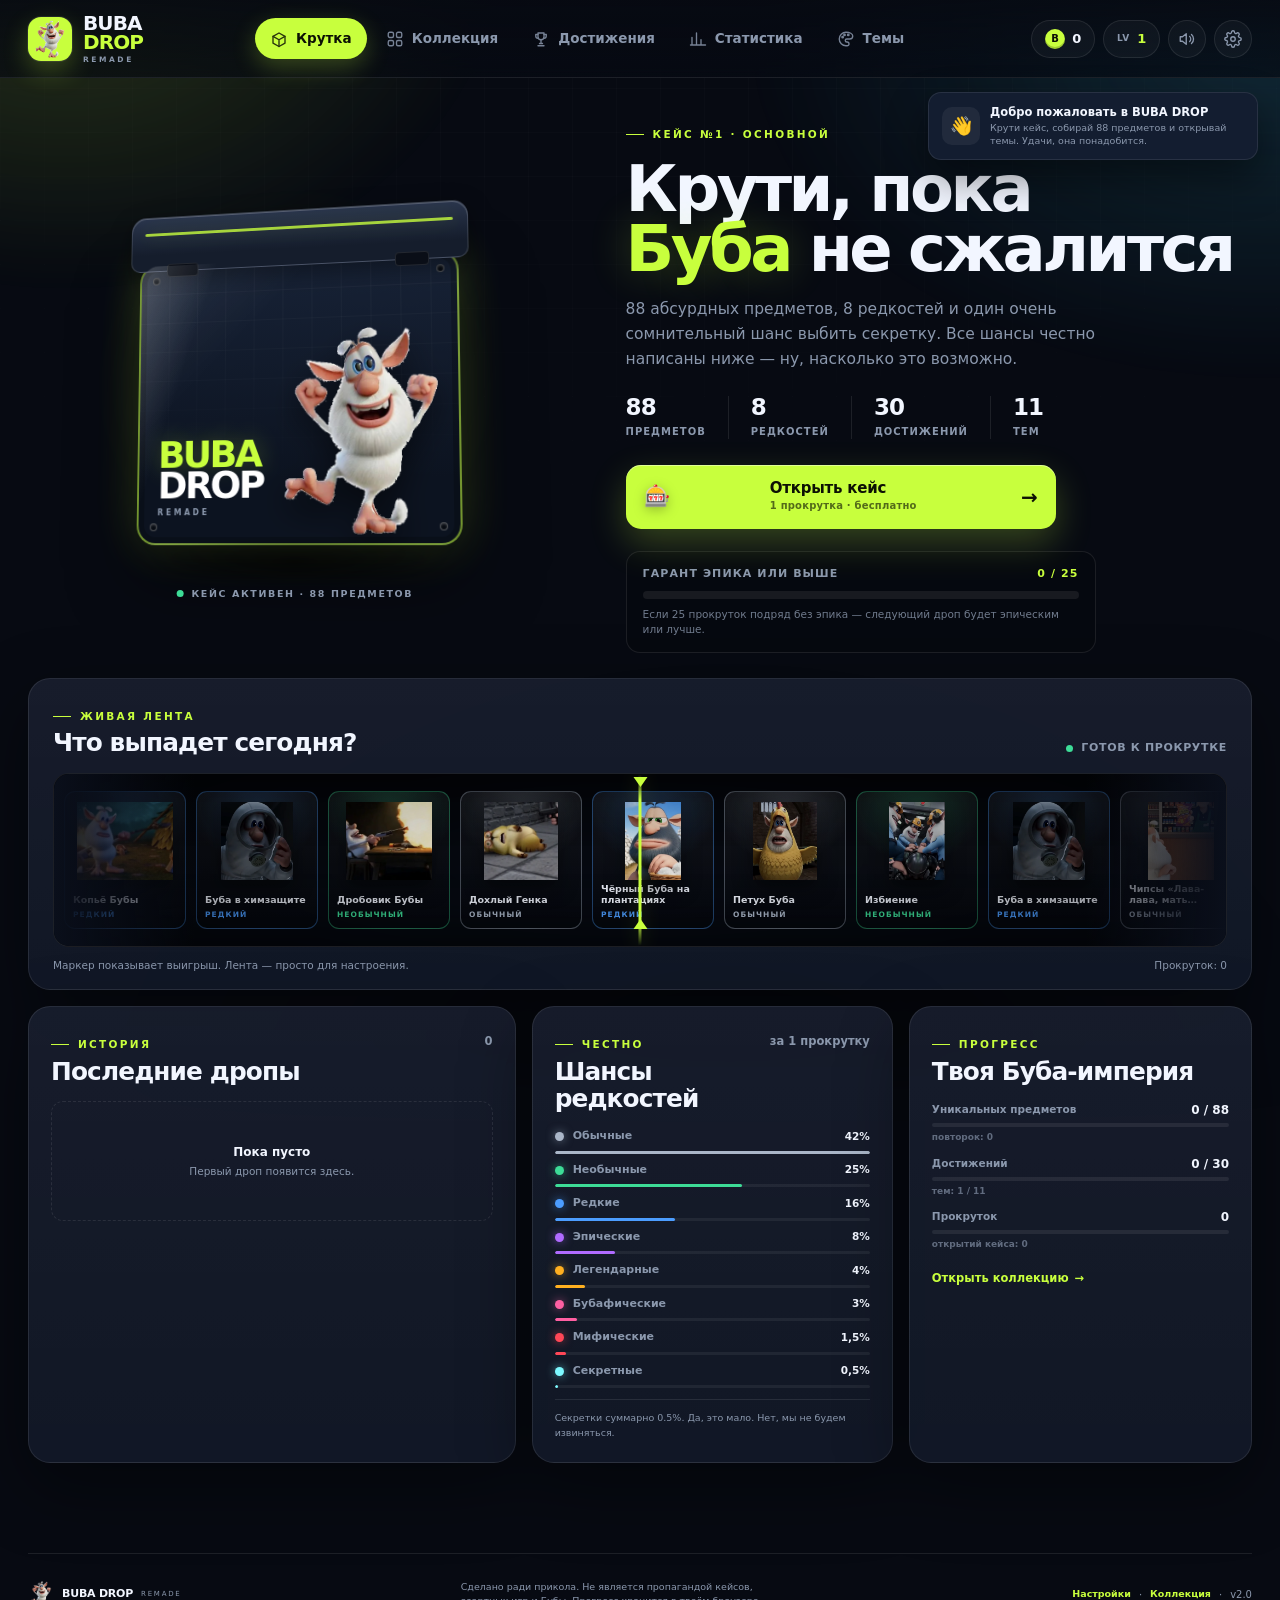
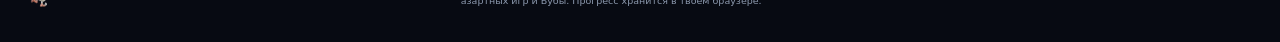
<file: index.html>
<!DOCTYPE html>
<html lang="ru" data-theme="classic">
<head>
  <meta charset="utf-8">
  <meta name="viewport" content="width=device-width, initial-scale=1, viewport-fit=cover">
  <meta name="theme-color" content="#070a12">
  <meta name="mobile-web-app-capable" content="yes">
  <meta name="apple-mobile-web-app-capable" content="yes">
  <meta name="apple-mobile-web-app-status-bar-style" content="default">
  <title>BUBA DROP — крути кейсы, собирай Бубу</title>
  <meta name="description" content="BUBA DROP: 88 абсурдных предметов, 8 редкостей, рулетка, коллекция, 30 достижений и 11 тем. Крути кейсы и собирай Бубу.">
  <link rel="icon" href="assets/favicon.png" sizes="64x64">
  <link rel="apple-touch-icon" href="assets/apple-touch-icon.png">
  <link rel="manifest" href="manifest.webmanifest">
  <link rel="stylesheet" href="styles.css?v=7">
</head>
<body data-theme="classic">
  <canvas class="fx" id="fx" aria-hidden="true"></canvas>
  <div class="bg-wash" aria-hidden="true"></div>

  <div class="app">
    <header class="topbar">
      <a class="brand" href="#spin" data-nav="spin" aria-label="BUBA DROP — на главную">
        <span class="brand__mark"><img src="assets/mascot.webp" alt=""></span>
        <span class="brand__word">BUBA<span>DROP</span><small>REMADE</small></span>
      </a>

      <nav class="nav" id="main-nav" aria-label="Разделы">
        <button class="nav__item is-active" data-nav="spin">
          <svg viewBox="0 0 24 24" aria-hidden="true"><path d="M4 8.5 12 4l8 4.5v9L12 22l-8-4.5v-9Z"/><path d="M4 8.5 12 13l8-4.5M12 13v9"/></svg>
          <span>Крутка</span>
        </button>
        <button class="nav__item" data-nav="collection">
          <svg viewBox="0 0 24 24" aria-hidden="true"><rect x="3" y="3" width="7" height="7" rx="2"/><rect x="14" y="3" width="7" height="7" rx="2"/><rect x="3" y="14" width="7" height="7" rx="2"/><rect x="14" y="14" width="7" height="7" rx="2"/></svg>
          <span>Коллекция</span>
        </button>
        <button class="nav__item" data-nav="achievements">
          <svg viewBox="0 0 24 24" aria-hidden="true"><path d="M8 4h8v5a4 4 0 0 1-8 0V4Z"/><path d="M8 6H5v2a3 3 0 0 0 3 3M16 6h3v2a3 3 0 0 1-3 3M12 13v5M8 21h8M10 18h4"/></svg>
          <span>Достижения</span>
        </button>
        <button class="nav__item" data-nav="stats">
          <svg viewBox="0 0 24 24" aria-hidden="true"><path d="M4 20V10M10 20V4M16 20v-7M22 20H2"/></svg>
          <span>Статистика</span>
        </button>
        <button class="nav__item" data-nav="themes">
          <svg viewBox="0 0 24 24" aria-hidden="true"><path d="M12 3a9 9 0 1 0 0 18h1.5a2.5 2.5 0 0 0 0-5H13a2 2 0 0 1 0-4h4a4 4 0 0 0 4-4c0-3-4-5-9-5Z"/><circle cx="7.5" cy="9.5" r="1"/><circle cx="10" cy="6.5" r="1"/><circle cx="15" cy="6.5" r="1"/></svg>
          <span>Темы</span>
        </button>
      </nav>

      <div class="hud">
        <div class="hud__stat" title="Буба-коины">
          <span class="coin">B</span>
          <b id="hud-coins">0</b>
        </div>
        <div class="hud__stat hud__stat--level" title="Уровень">
          <span class="lv">LV</span>
          <b id="hud-level">1</b>
        </div>
        <button class="icon-btn" id="sound-btn" title="Звук" aria-label="Переключить звук">
          <svg class="icon-on" viewBox="0 0 24 24" aria-hidden="true"><path d="M11 5 6 9H3v6h3l5 4V5Z"/><path d="M15.5 8.5a5 5 0 0 1 0 7M18 6a8 8 0 0 1 0 12"/></svg>
          <svg class="icon-off" viewBox="0 0 24 24" aria-hidden="true"><path d="M11 5 6 9H3v6h3l5 4V5Z"/><path d="m16 9 5 6M21 9l-5 6"/></svg>
        </button>
        <button class="icon-btn" id="settings-btn" title="Настройки" aria-label="Настройки">
          <svg viewBox="0 0 24 24" aria-hidden="true"><circle cx="12" cy="12" r="3"/><path d="M19.4 15a1.7 1.7 0 0 0 .34 1.87l.06.06a2 2 0 1 1-2.83 2.83l-.06-.06a1.7 1.7 0 0 0-1.87-.34 1.7 1.7 0 0 0-1 1.55V21a2 2 0 1 1-4 0v-.09a1.7 1.7 0 0 0-1-1.55 1.7 1.7 0 0 0-1.87.34l-.06.06a2 2 0 1 1-2.83-2.83l.06-.06A1.7 1.7 0 0 0 4.6 15a1.7 1.7 0 0 0-1.55-1H3a2 2 0 1 1 0-4h.09a1.7 1.7 0 0 0 1.55-1 1.7 1.7 0 0 0-.34-1.87l-.06-.06a2 2 0 1 1 2.83-2.83l.06.06A1.7 1.7 0 0 0 9 4.6a1.7 1.7 0 0 0 1-1.55V3a2 2 0 1 1 4 0v.09a1.7 1.7 0 0 0 1 1.55 1.7 1.7 0 0 0 1.87-.34l.06-.06a2 2 0 1 1 2.83 2.83l-.06.06A1.7 1.7 0 0 0 19.4 9v.09a1.7 1.7 0 0 0 1.55 1H21a2 2 0 1 1 0 4h-.09a1.7 1.7 0 0 0-1.51 1Z"/></svg>
        </button>
      </div>
    </header>

    <main class="main">
      <!-- ================= КРУТКА ================= -->
      <section class="view is-active" id="view-spin" data-view="spin">
        <div class="hero">
          <div class="case-stage">
            <div class="case-halo"></div>
            <div class="case" id="case-box">
              <div class="case__lid">
                <span class="case__hinge case__hinge--l"></span>
                <span class="case__hinge case__hinge--r"></span>
              </div>
              <div class="case__front">
                <div class="case__grid"></div>
                <img class="case__mascot" src="assets/mascot.webp" alt="Сам Буба" draggable="false">
                <div class="case__label"><b>BUBA</b><span>DROP</span><small>REMADE</small></div>
                <i class="case__screw case__screw--tl"></i>
                <i class="case__screw case__screw--tr"></i>
                <i class="case__screw case__screw--bl"></i>
                <i class="case__screw case__screw--br"></i>
                <span class="case__shine"></span>
              </div>
              <div class="case__floor"></div>
            </div>
            <div class="case-caption"><span class="pulse-dot"></span> КЕЙС АКТИВЕН · 88 ПРЕДМЕТОВ</div>
          </div>

          <div class="hero__copy">
            <div class="eyebrow"><span></span> КЕЙС №1 · ОСНОВНОЙ</div>
            <h1>Крути, пока<br><em>Буба</em> не сжалится</h1>
            <p class="lead">88 абсурдных предметов, 8 редкостей и один очень сомнительный шанс выбить секретку. Все шансы честно написаны ниже — ну, насколько это возможно.</p>

            <div class="hero__facts">
              <div><b>88</b><span>предметов</span></div>
              <div><b>8</b><span>редкостей</span></div>
              <div><b>30</b><span>достижений</span></div>
              <div><b>11</b><span>тем</span></div>
            </div>

            <div class="spin-actions">
              <button class="btn btn--primary btn--big" id="spin-btn">
                <span class="btn__icon">🎰</span>
                <span class="btn__text">Открыть кейс<small>1 прокрутка · бесплатно</small></span>
                <span class="btn__arrow">→</span>
              </button>
            </div>

            <div class="pity">
              <div class="pity__head">
                <span>Гарант эпика или выше</span>
                <b id="pity-label">0 / 25</b>
              </div>
              <div class="bar"><i id="pity-bar" style="width:0%"></i></div>
              <p>Если 25 прокруток подряд без эпика — следующий дроп будет эпическим или лучше.</p>
            </div>
          </div>
        </div>

        <div class="roulette panel">
          <div class="roulette__head">
            <div>
              <div class="eyebrow"><span></span> ЖИВАЯ ЛЕНТА</div>
              <h2>Что выпадет сегодня?</h2>
            </div>
            <div class="roulette__status" id="spin-status"><span class="pulse-dot"></span> Готов к прокрутке</div>
          </div>
          <div class="reel" id="reel-viewport">
            <div class="reel__track" id="reel"></div>
            <div class="reel__marker" aria-hidden="true"><i></i></div>
            <div class="reel__edges" aria-hidden="true"></div>
          </div>
          <div class="roulette__foot">
            <span>Маркер показывает выигрыш. Лента — просто для настроения.</span>
            <span id="spin-count-label">Прокруток: 0</span>
          </div>
        </div>

        <div class="dashboard">
          <section class="panel panel--recent">
            <div class="panel__head">
              <div><div class="eyebrow"><span></span> ИСТОРИЯ</div><h2>Последние дропы</h2></div>
              <span class="panel__hint" id="recent-count">0</span>
            </div>
            <div class="recent-list" id="recent-list"></div>
          </section>

          <section class="panel panel--rates">
            <div class="panel__head">
              <div><div class="eyebrow"><span></span> ЧЕСТНО</div><h2>Шансы редкостей</h2></div>
              <span class="panel__hint">за 1 прокрутку</span>
            </div>
            <div class="rates" id="rates-list"></div>
            <div class="rates__note">Секретки суммарно 0.5%. Да, это мало. Нет, мы не будем извиняться.</div>
          </section>

          <section class="panel panel--progress">
            <div class="panel__head">
              <div><div class="eyebrow"><span></span> ПРОГРЕСС</div><h2>Твоя Буба-империя</h2></div>
            </div>
            <div class="progress-tiles" id="progress-tiles"></div>
            <button class="text-link" data-nav="collection">Открыть коллекцию <span>→</span></button>
          </section>
        </div>
      </section>

      <!-- ================= КОЛЛЕКЦИЯ ================= -->
      <section class="view" id="view-collection" data-view="collection">
        <div class="page-head">
          <div>
            <div class="eyebrow"><span></span> ТВОЙ СКЛАД</div>
            <h1>Коллекция</h1>
            <p>Все 88 предметов: редкость, шанс и количество выбитых копий. Пока предмет не выбит, вместо картинки — карточка-загадка, а подробности открываются только после первого дропа. Бейдж ×N — всего выбито.</p>
          </div>
          <div class="completion">
            <div class="completion__ring" id="collection-ring"><b id="collection-ring-label">0%</b></div>
            <div class="completion__copy"><b id="collection-count">0 / 88</b><span>собрано</span></div>
          </div>
        </div>

        <div class="rarity-progress" id="rarity-progress"></div>

        <div class="toolbar panel">
          <div class="search">
            <svg viewBox="0 0 24 24" aria-hidden="true"><circle cx="11" cy="11" r="7"/><path d="m20 20-4-4"/></svg>
            <input id="collection-search" type="search" placeholder="Найти предмет..." autocomplete="off">
            <kbd>/</kbd>
          </div>
          <div class="filters" id="rarity-filters"></div>
          <label class="check"><input type="checkbox" id="owned-only"><span></span>Только выбитые</label>
          <select id="collection-sort" class="select" aria-label="Сортировка">
            <option value="rarity">Сначала редкие</option>
            <option value="num">По номеру</option>
            <option value="name">По названию</option>
            <option value="count">По количеству</option>
            <option value="chance">По шансу</option>
          </select>
        </div>

        <div class="collection-grid" id="collection-grid"></div>
        <div class="empty" id="collection-empty" hidden>
          <span>🕳️</span>
          <b>Ничего не найдено</b>
          <p>Попробуй другой запрос или сбрось фильтры.</p>
        </div>
      </section>

      <!-- ================= ДОСТИЖЕНИЯ ================= -->
      <section class="view" id="view-achievements" data-view="achievements">
        <div class="page-head">
          <div>
            <div class="eyebrow"><span></span> СПИСОК ПОДВИГОВ</div>
            <h1>Достижения</h1>
            <p>30 ачивок за прокрутки, коллекцию, повторки и странные решения. Каждое даёт опыт, а некоторые открывают темы.</p>
          </div>
          <div class="big-fraction"><b id="ach-count">0</b><span>/ 30</span></div>
        </div>

        <div class="ach-progress panel">
          <div class="ach-progress__top">
            <span>Прогресс достижений</span>
            <b id="ach-percent">0%</b>
          </div>
          <div class="bar bar--big"><i id="ach-bar" style="width:0%"></i></div>
          <div class="ach-progress__bottom">
            <span id="ach-xp-earned">0 XP получено</span>
            <span id="ach-themes-earned">0 тем открыто</span>
          </div>
        </div>

        <div class="toolbar toolbar--simple">
          <div class="segmented" id="ach-filters">
            <button class="is-active" data-ach-filter="all">Все</button>
            <button data-ach-filter="unlocked">Открытые</button>
            <button data-ach-filter="locked">Закрытые</button>
          </div>
          <span class="toolbar__hint" id="ach-hint">Показано 30 из 30</span>
        </div>

        <div class="ach-grid" id="achievements-grid"></div>
      </section>

      <!-- ================= СТАТИСТИКА ================= -->
      <section class="view" id="view-stats" data-view="stats">
        <div class="page-head">
          <div>
            <div class="eyebrow"><span></span> ЦИФРЫ И БОЛЬ</div>
            <h1>Статистика</h1>
            <p>Сколько ты накрутил, что выбил и насколько глубоко ты в этом всем. Всё хранится локально в браузере.</p>
          </div>
          <div class="level-card">
            <div class="level-card__badge" id="stats-level">1</div>
            <div class="level-card__copy">
              <b id="stats-rank">Новичок</b>
              <span id="stats-xp">0 XP</span>
            </div>
          </div>
        </div>

        <div class="stats-grid" id="stats-grid"></div>

        <div class="stats-columns">
          <section class="panel">
            <div class="panel__head">
              <div><div class="eyebrow"><span></span> ПО РЕДКОСТЯМ</div><h2>Что и сколько выпало</h2></div>
            </div>
            <div class="stats-rarities" id="stats-rarities"></div>
          </section>
          <section class="panel">
            <div class="panel__head">
              <div><div class="eyebrow"><span></span> РЕКОРДЫ</div><h2>Личные достижения</h2></div>
            </div>
            <div class="records" id="stats-records"></div>
          </section>
        </div>

        <section class="panel">
          <div class="panel__head">
            <div><div class="eyebrow"><span></span> ХРОНИКА</div><h2>История аккаунта</h2></div>
          </div>
          <div class="timeline" id="stats-timeline"></div>
        </section>
      </section>

      <!-- ================= ТЕМЫ ================= -->
      <section class="view" id="view-themes" data-view="themes">
        <div class="page-head">
          <div>
            <div class="eyebrow"><span></span> ВНЕШНИЙ ВИД</div>
            <h1>Темы</h1>
            <p>11 оформлений. Одно доступно сразу, остальные открываются за достижения. Тема применяется мгновенно и запоминается.</p>
          </div>
          <div class="big-fraction"><b id="theme-count">1</b><span>/ 11</span></div>
        </div>

        <div class="theme-grid" id="themes-grid"></div>

        <div class="panel theme-note">
          <b>Как открывать темы?</b>
          <p>Каждая привязана к конкретному достижению. Нажми на запертую карточку — игра покажет, что нужно сделать. Открытые темы можно менять в любой момент.</p>
        </div>
      </section>
    </main>

    <footer class="footer">
      <div class="footer__brand"><img src="assets/mascot.webp" alt=""><b>BUBA DROP</b><span>REMADE</span></div>
      <p>Сделано ради прикола. Не является пропагандой кейсов, азартных игр и Бубы. Прогресс хранится в твоём браузере.</p>
      <div class="footer__links"><button class="text-link" id="footer-settings">Настройки</button><span>·</span><button class="text-link" data-nav="collection">Коллекция</button><span>·</span><span>v2.0</span></div>
    </footer>
  </div>

  <div class="toasts" id="toasts" aria-live="polite"></div>
  <div class="modal-root" id="modal-root" aria-live="polite"></div>

  <template id="settings-template">
    <div class="modal modal--settings" role="dialog" aria-modal="true" aria-labelledby="settings-title">
      <div class="modal__backdrop" data-close></div>
      <div class="modal__card">
        <button class="modal__close" data-close aria-label="Закрыть">×</button>
        <div class="eyebrow"><span></span> НАСТРОЙКИ</div>
        <h2 id="settings-title">Всё под контролем</h2>
        <div class="settings-list">
          <label class="settings-row">
            <div><b>Звуки</b><span>Щелчки, фанфары и прочий аудио-мусор</span></div>
            <input type="checkbox" id="setting-sound" class="switch-input">
            <span class="switch-ui"></span>
          </label>
          <label class="settings-row">
            <div><b>Частицы и конфетти</b><span>Красиво, но грузит слабые устройства</span></div>
            <input type="checkbox" id="setting-particles" class="switch-input">
            <span class="switch-ui"></span>
          </label>
          <label class="settings-row">
            <div><b>Меньше движения</b><span>Отключает тряску и часть анимаций</span></div>
            <input type="checkbox" id="setting-motion" class="switch-input">
            <span class="switch-ui"></span>
          </label>
        </div>

        <div class="settings-sub">
          <h3>Сохранение</h3>
          <p>Прогресс лежит в localStorage. Перед сбросом лучше сделать экспорт — файл можно импортировать на другом устройстве.</p>
          <div class="settings-actions">
            <button class="btn btn--ghost btn--sm" id="export-btn">Экспорт</button>
            <button class="btn btn--ghost btn--sm" id="import-btn">Импорт</button>
            <input type="file" id="import-file" accept="application/json,.json" hidden>
            <button class="btn btn--danger btn--sm" id="reset-btn">Сбросить всё</button>
          </div>
          <div class="save-note" id="save-note"></div>
        </div>

        <div class="settings-sub">
          <h3>Горячие клавиши</h3>
          <div class="hotkeys">
            <span><kbd>Space</kbd> крутить</span>
            <span><kbd>1</kbd>–<kbd>5</kbd> разделы</span>
            <span><kbd>/</kbd> поиск в коллекции</span>
            <span><kbd>Esc</kbd> закрыть</span>
          </div>
        </div>
      </div>
    </div>
  </template>

  <noscript>
    <div class="noscript">Для этой игры нужен JavaScript. Без него тут только Буба и пустота.</div>
  </noscript>

  <script src="js/data.js?v=7"></script>
  <script src="js/themes.js?v=7"></script>
  <script src="js/achievements.js?v=7"></script>
  <script src="js/app.js?v=7"></script>
</body>
</html>
</file>
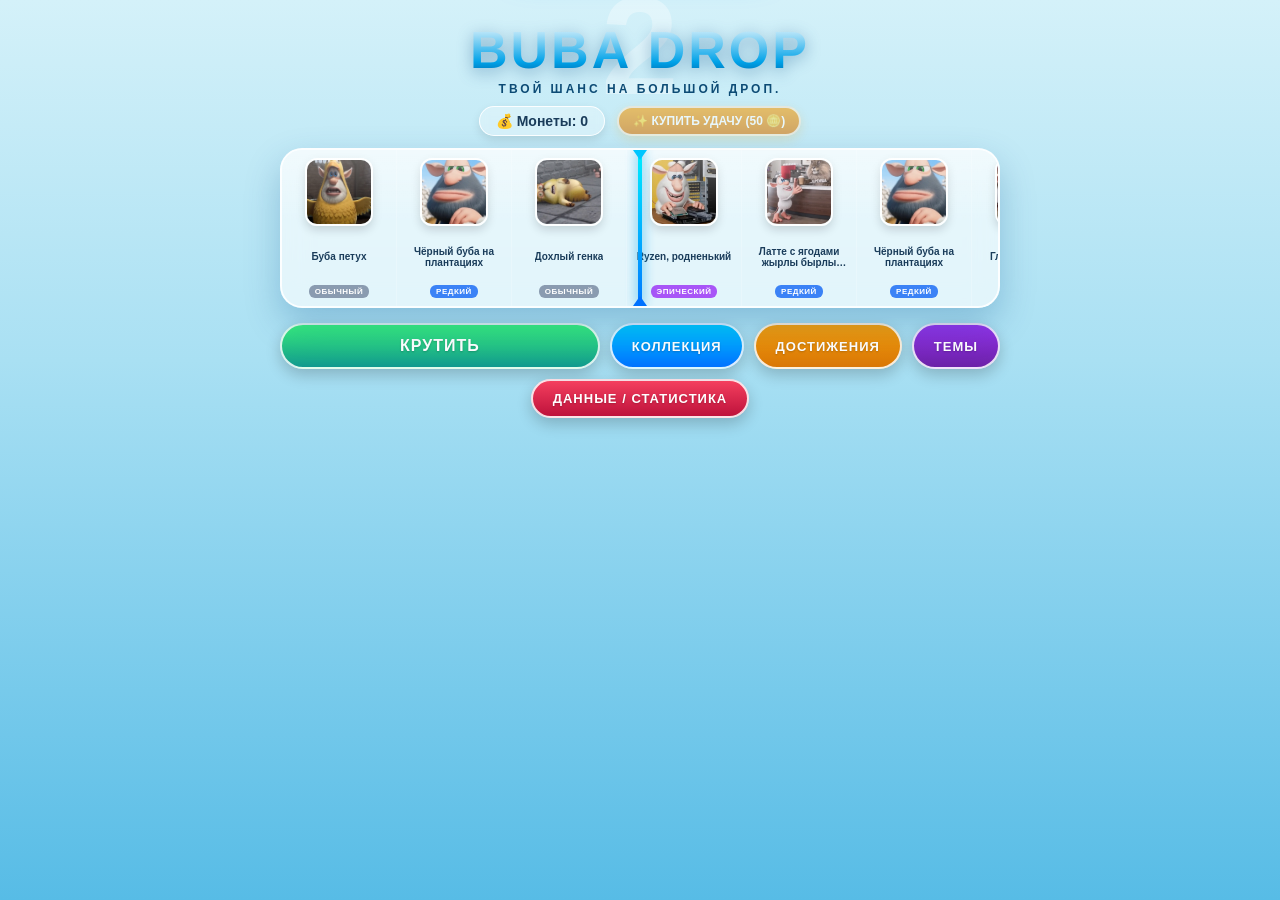
<file: BubaDrop2.html>
<!DOCTYPE html>
<html lang="ru">
<head>
    <meta charset="UTF-8">
    <meta name="viewport" content="width=device-width, initial-scale=1.0">
    <title>BUBA DROP 2</title>
    <style>
        * {
            box-sizing: border-box;
            margin: 0;
            padding: 0;
            font-family: 'Segoe UI', Arial, sans-serif;
        }

        :root {
            --bg-grad: linear-gradient(180deg, #d4f1f9 0%, #a9e0f3 40%, #57bce6 100%);
            --text-col: #1a3c5a;
            --p-col: #0d4b75;
            --win-bg: rgba(255, 255, 255, 0.5);
            --win-border: rgba(255, 255, 255, 0.9);
            --card-bg: rgba(255, 255, 255, 0.25);
            --btn1-grad: linear-gradient(180deg, #38ef7d 0%, #11998e 100%);
            --btn2-grad: linear-gradient(180deg, #00c6ff 0%, #0072ff 100%);
            --btn3-grad: linear-gradient(180deg, #9333ea 0%, #6b21a8 100%);
            --btn4-grad: linear-gradient(180deg, #f59e0b 0%, #d97706 100%);
            --btn5-grad: linear-gradient(180deg, #f43f5e 0%, #be123c 100%);
            --modal-bg: rgba(255, 255, 255, 0.88);
            --heading-col: #004b7a;
            --shadow: 0 15px 35px rgba(0, 75, 135, 0.25);
        }

        body.theme-cyberpunk {
            --bg-grad: linear-gradient(180deg, #0d0221 0%, #190028 50%, #240046 100%);
            --text-col: #00ffcc;
            --p-col: #ff007f;
            --win-bg: rgba(20, 0, 40, 0.7);
            --win-border: rgba(255, 0, 127, 0.6);
            --card-bg: rgba(40, 0, 80, 0.5);
            --btn1-grad: linear-gradient(180deg, #ff007f 0%, #7928ca 100%);
            --btn2-grad: linear-gradient(180deg, #00ffcc 0%, #0072ff 100%);
            --btn3-grad: linear-gradient(180deg, #d946ef 0%, #9333ea 100%);
            --btn4-grad: linear-gradient(180deg, #f59e0b 0%, #b45309 100%);
            --btn5-grad: linear-gradient(180deg, #f43f5e 0%, #9f1239 100%);
            --modal-bg: rgba(15, 2, 30, 0.92);
            --heading-col: #00ffcc;
            --shadow: 0 0 35px rgba(255, 0, 127, 0.4);
        }

        body.theme-dark {
            --bg-grad: linear-gradient(180deg, #111216 0%, #1a1c23 50%, #0d0e12 100%);
            --text-col: #e0e0e0;
            --p-col: #8a9bb0;
            --win-bg: rgba(26, 28, 35, 0.8);
            --win-border: rgba(255, 255, 255, 0.15);
            --card-bg: rgba(35, 38, 48, 0.6);
            --btn1-grad: linear-gradient(180deg, #232733 0%, #111318 100%);
            --btn2-grad: linear-gradient(180deg, #3b82f6 0%, #1d4ed8 100%);
            --btn3-grad: linear-gradient(180deg, #7c3aed 0%, #4c1d95 100%);
            --btn4-grad: linear-gradient(180deg, #d97706 0%, #92400e 100%);
            --btn5-grad: linear-gradient(180deg, #e11d48 0%, #881337 100%);
            --modal-bg: rgba(18, 20, 26, 0.95);
            --heading-col: #ffffff;
            --shadow: 0 15px 35px rgba(0, 0, 0, 0.6);
        }

        body.theme-gold {
            --bg-grad: linear-gradient(180deg, #1a160d 0%, #2e2410 50%, #110d06 100%);
            --text-col: #ffea79;
            --p-col: #eab308;
            --win-bg: rgba(45, 38, 20, 0.8);
            --win-border: rgba(234, 179, 8, 0.4);
            --card-bg: rgba(60, 50, 25, 0.6);
            --btn1-grad: linear-gradient(180deg, #eab308 0%, #a16207 100%);
            --btn2-grad: linear-gradient(180deg, #ca8a04 0%, #854d0e 100%);
            --btn3-grad: linear-gradient(180deg, #b45309 0%, #78350f 100%);
            --btn4-grad: linear-gradient(180deg, #d97706 0%, #78350f 100%);
            --btn5-grad: linear-gradient(180deg, #dc2626 0%, #991b1b 100%);
            --modal-bg: rgba(30, 25, 12, 0.95);
            --heading-col: #ffea79;
            --shadow: 0 15px 35px rgba(234, 179, 8, 0.25);
        }

        body {
            background: var(--bg-grad);
            color: var(--text-col);
            min-height: 100vh;
            display: flex;
            flex-direction: column;
            align-items: center;
            justify-content: flex-start;
            padding: 15px;
            transition: background 0.4s ease, color 0.4s ease;
            overflow-x: hidden;
        }

        .header {
            text-align: center;
            margin-top: 5px;
            margin-bottom: 10px;
            position: relative;
            display: inline-block;
        }

        .header-bg-number {
            position: absolute;
            top: 45%;
            left: 50%;
            transform: translate(-50%, -55%);
            font-size: 140px;
            font-weight: 900;
            color: rgba(255, 255, 255, 0.35);
            z-index: 0;
            pointer-events: none;
            user-select: none;
        }

        .header h1 {
            font-size: 52px;
            font-weight: 900;
            letter-spacing: 3px;
            background: linear-gradient(180deg, #ffffff 0%, #00a2e8 70%, #005b9e 100%);
            -webkit-background-clip: text;
            -webkit-text-fill-color: transparent;
            filter: drop-shadow(0px 4px 8px rgba(0, 70, 130, 0.4));
            margin-bottom: 2px;
            position: relative;
            z-index: 1;
        }

        .header p {
            color: var(--p-col);
            font-size: 12px;
            letter-spacing: 3px;
            text-transform: uppercase;
            font-weight: 700;
            position: relative;
            z-index: 1;
        }

        .status-bar {
            display: flex;
            gap: 12px;
            align-items: center;
            margin-bottom: 12px;
            z-index: 10;
            flex-wrap: wrap;
            justify-content: center;
        }

        .coins-display {
            font-size: 14px;
            font-weight: 800;
            background: rgba(255, 255, 255, 0.3);
            padding: 6px 16px;
            border-radius: 20px;
            border: 1px solid var(--win-border);
            backdrop-filter: blur(5px);
            box-shadow: 0 4px 10px rgba(0,0,0,0.1);
        }

        .luck-boost-btn {
            background: linear-gradient(180deg, #f59e0b 0%, #d97706 100%);
            color: white;
            border: 2px solid rgba(255, 255, 255, 0.8);
            border-radius: 20px;
            padding: 6px 14px;
            font-size: 12px;
            font-weight: 800;
            cursor: pointer;
            box-shadow: 0 4px 12px rgba(245, 158, 11, 0.3);
            transition: all 0.2s ease;
            text-transform: uppercase;
        }
        .luck-boost-btn:hover:not(:disabled) { transform: translateY(-2px); filter: brightness(1.1); }
        .luck-boost-btn:disabled { opacity: 0.6; cursor: not-allowed; }

        .luck-active-badge {
            font-size: 11px;
            font-weight: 800;
            background: linear-gradient(180deg, #10b981 0%, #059669 100%);
            color: white;
            padding: 6px 14px;
            border-radius: 20px;
            border: 1px solid rgba(255, 255, 255, 0.8);
            box-shadow: 0 0 15px rgba(16, 185, 129, 0.5);
            animation: pulse 1.5s infinite alternate;
        }
        @keyframes pulse { 0% { transform: scale(1); } 100% { transform: scale(1.05); } }

        .case-window {
            position: relative;
            width: 100%;
            max-width: 720px;
            height: 160px;
            margin-bottom: 15px;
            overflow: hidden;
            background: var(--win-bg);
            border: 2px solid var(--win-border);
            border-radius: 22px;
            box-shadow: var(--shadow);
            backdrop-filter: blur(14px);
        }

        .case-window::before {
            content: '';
            position: absolute;
            top: 0; left: 0; right: 0; height: 45%;
            background: linear-gradient(180deg, rgba(255, 255, 255, 0.4) 0%, rgba(255, 255, 255, 0) 100%);
            pointer-events: none;
            z-index: 12;
        }

        .pointer {
            position: absolute;
            top: 0; left: 50%;
            transform: translateX(-50%);
            width: 4px; height: 100%;
            background: linear-gradient(180deg, #00f0ff, #0077ff);
            z-index: 15;
            box-shadow: 0 0 12px rgba(0, 162, 232, 0.9);
        }

        .pointer::before, .pointer::after {
            content: '';
            position: absolute;
            left: 50%;
            transform: translateX(-50%);
            border-left: 7px solid transparent;
            border-right: 7px solid transparent;
        }

        .pointer::before { top: 0; border-top: 10px solid #00c6ff; }
        .pointer::after { bottom: 0; border-bottom: 10px solid #0072ff; }

        .strip {
            display: flex;
            position: absolute;
            left: 0; top: 0;
            height: 100%;
            transition: left 4s cubic-bezier(0.08, 0.82, 0.17, 1);
        }

        .card {
            min-width: 115px;
            height: 160px;
            background: var(--card-bg);
            border-right: 1px solid rgba(255, 255, 255, 0.2);
            display: flex;
            flex-direction: column;
            align-items: center;
            justify-content: space-between;
            padding: 8px 6px;
            text-align: center;
            border-bottom: 4px solid #8a9bb0;
        }

        .card img {
            width: 68px; height: 68px;
            object-fit: cover;
            border-radius: 12px;
            border: 2px solid rgba(255, 255, 255, 0.9);
            box-shadow: 0 4px 10px rgba(0, 0, 0, 0.15);
        }

        .card span.card-name {
            font-size: 10px;
            margin-top: 2px;
            color: var(--text-col);
            font-weight: 700;
            max-height: 38px;
            overflow: hidden;
            display: -webkit-box;
            -webkit-line-clamp: 2;
            -webkit-box-orient: vertical;
        }

        .rarity-common { border-bottom-color: #8a9bb0; }
        .rarity-rare { border-bottom-color: #3b82f6; }
        .rarity-epic { border-bottom-color: #a855f7; }
        .rarity-legendary { border-bottom-color: #eab308; }
        .rarity-mythic { border-bottom-color: #ef4444; }
        .rarity-secret { border-bottom-color: #00ffcc; animation: rainbow 2s infinite linear; }
        @keyframes rainbow { 0% { border-color: #ff0000; } 50% { border-color: #00ffcc; } 100% { border-color: #ff0000; } }

        .rarity-tag {
            font-size: 8px;
            font-weight: 800;
            padding: 2px 6px;
            border-radius: 6px;
            text-transform: uppercase;
            color: #fff;
            letter-spacing: 0.5px;
        }
        .tag-common { background: #8a9bb0; }
        .tag-rare { background: #3b82f6; }
        .tag-epic { background: #a855f7; }
        .tag-legendary { background: #eab308; }
        .tag-mythic { background: #ef4444; }
        .tag-secret { background: #00ffcc; color: #000; }

        .controls {
            display: flex;
            gap: 10px;
            margin-bottom: 15px;
            flex-wrap: wrap;
            justify-content: center;
            width: 100%;
            max-width: 720px;
        }

        .btn {
            padding: 10px 20px;
            font-size: 13px;
            font-weight: 800;
            text-transform: uppercase;
            letter-spacing: 1px;
            color: white;
            border: 2px solid rgba(255, 255, 255, 0.85);
            border-radius: 25px;
            cursor: pointer;
            box-shadow: 0 6px 15px rgba(0, 0, 0, 0.2);
            text-shadow: 0 1px 2px rgba(0, 0, 0, 0.2);
            transition: all 0.2s ease;
        }

        .spin-btn { background: var(--btn1-grad); font-size: 16px; padding: 12px 35px; flex-grow: 1; min-width: 180px; }
        .collection-btn { background: var(--btn2-grad); }
        .achievements-btn { background: var(--btn4-grad); }
        .theme-btn { background: var(--btn3-grad); }
        .data-btn { background: var(--btn5-grad); }

        .btn:hover:not(:disabled) { transform: translateY(-2px); filter: brightness(1.1); }
        .btn:disabled {
            background: #a0c4d0;
            border-color: #c2e0ea;
            cursor: not-allowed;
            box-shadow: none;
            color: #e0f2f7;
            filter: none;
        }

        /* Уведомление о достижении */
        #achievement-toast {
            position: fixed;
            top: -100px;
            left: 50%;
            transform: translateX(-50%);
            background: rgba(255, 255, 255, 0.95);
            border: 2px solid #00c6ff;
            box-shadow: 0 10px 30px rgba(0, 150, 255, 0.4);
            backdrop-filter: blur(10px);
            border-radius: 18px;
            padding: 12px 25px;
            display: flex;
            align-items: center;
            gap: 15px;
            z-index: 1000;
            transition: top 0.5s cubic-bezier(0.175, 0.885, 0.32, 1.275);
            max-width: 90%;
        }
        #achievement-toast.show { top: 25px; }
        .toast-icon { font-size: 32px; }
        .toast-title { font-size: 10px; color: #0072ff; text-transform: uppercase; font-weight: 800; letter-spacing: 1px; }
        .toast-desc { font-size: 14px; font-weight: 700; color: #1a3c5a; margin-top: 2px; }

        /* Модальные окна */
        .modal {
            display: none;
            position: fixed;
            top: 0; left: 0; width: 100%; height: 100%;
            background: rgba(0, 20, 40, 0.6);
            backdrop-filter: blur(8px);
            z-index: 100;
            justify-content: center;
            align-items: center;
            padding: 10px;
        }

        .modal-content {
            background: var(--modal-bg);
            border: 2px solid var(--win-border);
            width: 100%;
            max-width: 850px;
            max-height: 88vh;
            border-radius: 24px;
            padding: 20px;
            display: flex;
            flex-direction: column;
            box-shadow: 0 20px 40px rgba(0, 0, 0, 0.4);
        }

        .modal-header {
            display: flex;
            justify-content: space-between;
            align-items: center;
            margin-bottom: 12px;
        }

        .modal-header h2 {
            color: var(--heading-col);
            font-size: 20px;
            font-weight: 900;
            text-transform: uppercase;
        }

        .close-btn {
            background: #ff4757;
            color: white;
            border: none;
            width: 34px; height: 34px;
            border-radius: 50%;
            font-size: 16px;
            font-weight: bold;
            cursor: pointer;
            box-shadow: 0 4px 10px rgba(255, 71, 87, 0.4);
        }

        .collection-grid, .achievements-grid {
            display: grid;
            grid-template-columns: repeat(4, 1fr);
            gap: 12px;
            overflow-y: auto;
            padding-right: 5px;
        }

        .collection-item {
            background: var(--card-bg);
            border: 2px solid var(--win-border);
            border-radius: 16px;
            padding: 10px 8px;
            display: flex;
            flex-direction: column;
            align-items: center;
            text-align: center;
            height: 170px;
            justify-content: space-between;
        }

        .collection-item.locked {
            background: rgba(100, 100, 100, 0.15);
            border-color: rgba(255, 255, 255, 0.1);
        }

        .collection-item img {
            width: 65px; height: 65px;
            object-fit: cover;
            border-radius: 12px;
            border: 2px solid #fff;
            box-shadow: 0 4px 12px rgba(0,0,0,0.2);
        }

        .lock-icon { font-size: 35px; margin: 12px 0; opacity: 0.5; }

        .collection-item span.item-title {
            font-size: 10px;
            color: var(--text-col);
            font-weight: 700;
            max-height: 30px;
            overflow: hidden;
            display: -webkit-box;
            -webkit-line-clamp: 2;
            -webkit-box-orient: vertical;
        }

        .count-badge { font-size: 13px; font-weight: 900; color: var(--p-col); letter-spacing: 0.5px; }

        .achievement-card {
            background: var(--card-bg);
            border: 2px solid var(--win-border);
            border-radius: 16px;
            padding: 12px 8px;
            display: flex;
            flex-direction: column;
            align-items: center;
            text-align: center;
            justify-content: space-between;
            min-height: 130px;
        }
        .achievement-card.locked { opacity: 0.45; filter: grayscale(1); }
        .ach-icon { font-size: 32px; margin-bottom: 4px; }
        .ach-title { font-size: 11px; font-weight: 800; color: var(--text-col); margin-bottom: 2px; }
        .ach-desc { font-size: 9px; color: var(--p-col); font-weight: 600; line-height: 1.1; }

        .stats { font-weight: 800; color: var(--p-col); margin-bottom: 10px; font-size: 13px; }

        .themes-list { display: flex; flex-direction: column; gap: 10px; }

        .theme-option {
            background: var(--card-bg);
            border: 2px solid var(--win-border);
            border-radius: 16px;
            padding: 14px 18px;
            display: flex;
            justify-content: space-between;
            align-items: center;
            cursor: pointer;
            transition: all 0.2s;
        }
        .theme-option:hover { filter: brightness(1.1); transform: translateX(4px); }
        .theme-option span { font-size: 14px; font-weight: 800; color: var(--text-col); text-transform: uppercase; }

        .data-section { display: flex; flex-direction: column; gap: 10px; overflow-y: auto; padding-right: 5px; }
        
        .stat-block {
            background: var(--card-bg);
            border: 1px solid var(--win-border);
            border-radius: 16px;
            padding: 10px 14px;
        }
        .stat-block h3 {
            font-size: 12px;
            font-weight: 900;
            color: var(--heading-col);
            text-transform: uppercase;
            margin-bottom: 6px;
        }
        .stat-row {
            display: flex;
            justify-content: space-between;
            font-size: 11px;
            font-weight: 700;
            padding: 3px 0;
            border-bottom: 1px dashed rgba(255,255,255,0.2);
        }
        .stat-row:last-child { border-bottom: none; }

        .progress-bar-bg {
            width: 100%;
            height: 14px;
            background: rgba(0,0,0,0.15);
            border-radius: 10px;
            overflow: hidden;
            margin-top: 5px;
            border: 1px solid var(--win-border);
        }
        .progress-bar-fill {
            height: 100%;
            background: linear-gradient(90deg, #38ef7d, #11998e);
            width: 0%;
            transition: width 0.4s ease;
        }

        .data-box { display: flex; flex-direction: column; gap: 4px; }
        .data-box label { font-size: 10px; font-weight: 800; text-transform: uppercase; color: var(--heading-col); }
        .data-input {
            width: 100%;
            padding: 7px 10px;
            border-radius: 10px;
            border: 2px solid var(--win-border);
            background: rgba(255,255,255,0.2);
            color: var(--text-col);
            font-weight: 700;
            font-size: 11px;
        }
        .action-btn {
            padding: 8px;
            font-weight: 800;
            border-radius: 10px;
            border: none;
            cursor: pointer;
            color: white;
            text-transform: uppercase;
            font-size: 10px;
        }
        .btn-blue { background: #0072ff; }
        .btn-red { background: #ff4757; }

        /* ИДЕАЛЬНЫЙ АДАПТИВ ПОД ТЕЛЕФОНЫ И ЭКРАНЫ */
        @media screen and (max-width: 768px) {
            body {
                padding: 6px;
                justify-content: flex-start;
            }

            .header {
                margin-top: 2px;
                margin-bottom: 8px;
            }

            .header h1 {
                font-size: 28px;
                letter-spacing: 1px;
            }

            .header-bg-number {
                font-size: 70px;
            }

            .header p {
                font-size: 9px;
                letter-spacing: 1px;
            }

            .case-window {
                width: 100% !important;
                max-width: 100%;
                height: 130px;
                margin-bottom: 10px;
            }

            .card {
                min-width: 90px;
                height: 130px;
                padding: 6px 4px;
            }

            .card img {
                width: 50px;
                height: 50px;
            }

            .card span.card-name {
                font-size: 8px;
                max-height: 30px;
            }

            .status-bar {
                flex-direction: column;
                gap: 6px;
                width: 100%;
                margin-bottom: 10px;
            }

            .coins-display, .luck-boost-btn, .luck-active-badge {
                width: 100%;
                text-align: center;
                padding: 6px 10px;
                font-size: 12px;
            }

            .controls {
                flex-direction: column;
                gap: 6px;
                width: 100%;
            }

            .btn {
                width: 100%;
                padding: 10px;
                font-size: 12px;
                text-align: center;
            }

            .spin-btn {
                font-size: 15px;
                padding: 12px;
            }

            .modal {
                padding: 5px;
            }

            .modal-content {
                width: 100% !important;
                max-width: 100% !important;
                max-height: 92vh;
                padding: 12px 8px;
            }

            .collection-grid, .achievements-grid {
                grid-template-columns: repeat(2, 1fr) !important;
                gap: 8px;
            }

            .collection-item {
                height: 160px;
            }
        }
    </style>
</head>
<body class="theme-aero">

    <!-- Тост с ачивкой -->
    <div id="achievement-toast">
        <div class="toast-icon" id="toastIcon">🏆</div>
        <div>
            <div class="toast-title">Достижение получено!</div>
            <div class="toast-desc" id="toastDesc">Первый дроп</div>
        </div>
    </div>

    <div class="header">
        <div class="header-bg-number">2</div>
        <h1>BUBA DROP</h1>
        <p>Твой шанс на большой дроп.</p>
    </div>

    <!-- Статус бар с монетами и покупкой удачи -->
    <div class="status-bar">
        <div class="coins-display">💰 Монеты: <span id="coinsCount">0</span></div>
        <button class="luck-boost-btn" id="luckBtn" onclick="buyLuckBoost()">✨ Купить Удачу (50 🪙)</button>
        <div class="luck-active-badge" id="luckBadge" style="display: none;">🔥 Удача активна! (Осталось: <span id="luckSpinsLeft">3</span>)</div>
    </div>

    <div class="case-window">
        <div class="pointer"></div>
        <div class="strip" id="strip"></div>
    </div>

    <div class="controls">
        <button class="btn spin-btn" id="btn" onclick="spin()">КРУТИТЬ</button>
        <button class="btn collection-btn" onclick="openCollection()">Коллекция</button>
        <button class="btn achievements-btn" onclick="openAchievements()">Достижения</button>
        <button class="btn theme-btn" onclick="openThemes()">Темы</button>
        <button class="btn data-btn" onclick="openDataModal()">Данные / Статистика</button>
    </div>

    <!-- Модалка коллекции -->
    <div class="modal" id="collectionModal">
        <div class="modal-content">
            <div class="modal-header">
                <h2>Журнал коллекции</h2>
                <button class="close-btn" onclick="closeModal('collectionModal')">✕</button>
            </div>
            <div class="stats" id="collectionStats">Открыто: 0 / 65</div>
            <div class="collection-grid" id="collectionGrid"></div>
        </div>
    </div>

    <!-- Модалка достижений -->
    <div class="modal" id="achievementsModal">
        <div class="modal-content">
            <div class="modal-header">
                <h2>Достижения</h2>
                <button class="close-btn" onclick="closeModal('achievementsModal')">✕</button>
            </div>
            <div class="stats" id="achievementsStats">Выполнено: 0 / 32</div>
            <div class="achievements-grid" id="achievementsGrid"></div>
        </div>
    </div>

    <!-- Модалка тем -->
    <div class="modal" id="themesModal">
        <div class="modal-content" style="width: 500px;">
            <div class="modal-header">
                <h2>Выбор темы</h2>
                <button class="close-btn" onclick="closeModal('themesModal')">✕</button>
            </div>
            <div class="themes-list">
                <div class="theme-option" onclick="setTheme('theme-aero')">
                    <span>Frutiger Aero (Классика)</span>
                    <span>🌊</span>
                </div>
                <div class="theme-option" onclick="setTheme('theme-cyberpunk')">
                    <span>Неоновый Киберпанк</span>
                    <span>🌆</span>
                </div>
                <div class="theme-option" onclick="setTheme('theme-dark')">
                    <span>Темный Уголек</span>
                    <span>🌑</span>
                </div>
                <div class="theme-option" onclick="setTheme('theme-gold')">
                    <span>Золотая Роскошь</span>
                    <span>👑</span>
                </div>
            </div>
        </div>
    </div>

    <!-- Модалка данных и статистики -->
    <div class="modal" id="dataModal">
        <div class="modal-content" style="width: 600px;">
            <div class="modal-header">
                <h2>Статистика & Сейв</h2>
                <button class="close-btn" onclick="closeModal('dataModal')">✕</button>
            </div>
            <div class="data-section">
                
                <!-- Статистика прохождения -->
                <div class="stat-block">
                    <h3>📊 Общий прогресс игры: <span id="totalPercent">0%</span></h3>
                    <div class="progress-bar-bg">
                        <div class="progress-bar-fill" id="totalProgressBar"></div>
                    </div>
                </div>

                <div class="stat-block">
                    <h3>📈 Подробная статистика</h3>
                    <div class="stat-row"><span>Всего прокруток:</span> <span id="statTotalSpins">0</span></div>
                    <div class="stat-row"><span>Баланс монет:</span> <span id="statCoins">0 🪙</span></div>
                    <div class="stat-row"><span>Собрано предметов:</span> <span id="statCollection">0 / 65</span></div>
                    <div class="stat-row"><span>Выполнено ачивок:</span> <span id="statAchievements">0 / 32</span></div>
                </div>

                <div class="stat-block">
                    <h3>🎲 Выпадения по редкостям</h3>
                    <div class="stat-row"><span>⚪ Обычные:</span> <span id="statCommon">0</span></div>
                    <div class="stat-row"><span>🔵 Редкие:</span> <span id="statRare">0</span></div>
                    <div class="stat-row"><span>🟣 Эпические:</span> <span id="statEpic">0</span></div>
                    <div class="stat-row"><span>🟡 Легендарные:</span> <span id="statLegendary">0</span></div>
                    <div class="stat-row"><span>🔴 Мифические:</span> <span id="statMythic">0</span></div>
                    <div class="stat-row"><span>🌈 Секретные:</span> <span id="statSecret">0</span></div>
                </div>

                <!-- Импорт / Экспорт -->
                <div class="data-box">
                    <label>Код экспорта прогресса:</label>
                    <input type="text" id="exportInput" class="data-input" readonly>
                    <button class="action-btn btn-blue" onclick="copyExportCode()">Скопировать код</button>
                </div>
                <div class="data-box">
                    <label>Импорт кода прогресса:</label>
                    <input type="text" id="importInput" class="data-input" placeholder="Вставьте код сюда...">
                    <button class="action-btn btn-blue" onclick="importProgress()">Загрузить прогресс</button>
                </div>
                
                <button class="action-btn btn-red" onclick="resetProgress()">⚠️ Сбросить весь прогресс</button>
            </div>
        </div>
    </div>

    <script>
        const audioCtx = new (window.AudioContext || window.webkitAudioContext)();

        function playTickSound() {
            if (audioCtx.state === 'suspended') audioCtx.resume();
            const osc = audioCtx.createOscillator();
            const gain = audioCtx.createGain();
            osc.type = 'sine';
            osc.frequency.setValueAtTime(350 + Math.random() * 100, audioCtx.currentTime);
            gain.gain.setValueAtTime(0.08, audioCtx.currentTime);
            gain.gain.exponentialRampToValueAtTime(0.001, audioCtx.currentTime + 0.04);
            osc.connect(gain);
            gain.connect(audioCtx.destination);
            osc.start();
            osc.stop(audioCtx.currentTime + 0.04);
        }

        function playWinSound(rarity) {
            if (audioCtx.state === 'suspended') audioCtx.resume();
            const tones = {
                common: [400, 500],
                rare: [500, 650, 800],
                epic: [600, 750, 900, 1100],
                legendary: [523.25, 659.25, 783.99, 1046.50],
                mythic: [440, 554.37, 659.25, 880, 1108.73],
                secret: [523.25, 587.33, 659.25, 698.46, 783.99, 880, 987.77, 1046.50]
            };
            const selectedTones = tones[rarity] || tones.common;
            selectedTones.forEach((freq, i) => {
                const osc = audioCtx.createOscillator();
                const gain = audioCtx.createGain();
                osc.type = (rarity === 'secret' || rarity === 'mythic') ? 'triangle' : 'sine';
                osc.frequency.setValueAtTime(freq, audioCtx.currentTime + i * 0.08);
                gain.gain.setValueAtTime(0.15, audioCtx.currentTime + i * 0.08);
                gain.gain.exponentialRampToValueAtTime(0.001, audioCtx.currentTime + i * 0.08 + 0.3);
                osc.connect(gain);
                gain.connect(audioCtx.destination);
                osc.start(audioCtx.currentTime + i * 0.08);
                osc.stop(audioCtx.currentTime + i * 0.08 + 0.3);
            });
        }

        const rarityNames = {
            common: 'Обычный',
            rare: 'Редкий',
            epic: 'Эпический',
            legendary: 'Легендарный',
            mythic: 'Мифический',
            secret: 'Секретный'
        };

        const baseRarityWeights = {
            common: 50,
            rare: 28,
            epic: 13,
            legendary: 6,
            mythic: 2.5,
            secret: 0.5
        };

        const boostedRarityWeights = {
            common: 0,
            rare: 0,
            epic: 60,
            legendary: 25,
            mythic: 12,
            secret: 3
        };

        const items = [
            // Обычные
            { id: 0, name: "Супер пупер зумерские чипсы лава лава мать шалава", file: "Drops/IMG_7617.PNG", rarity: "common" },
            { id: 1, name: "Дохлый генка", file: "Drops/IMG_7632.PNG", rarity: "common" },
            { id: 2, name: "Пиво бубы", file: "Drops/IMG_7652.PNG", rarity: "common" },
            { id: 3, name: "Буба петух", file: "Drops/IMG_7654.PNG", rarity: "common" },
            { id: 4, name: "Привет петя", file: "Drops/IMG_7612.PNG", rarity: "common" },
            { id: 5, name: "Шаурма с мясом из светофора", file: "Drops/IMG_7651.PNG", rarity: "common" },

            // Редкие
            { id: 6, name: "Копьё бубы", file: "Drops/IMG_7621.PNG", rarity: "rare" },
            { id: 7, name: "Дробовик бубы", file: "Drops/IMG_7622.PNG", rarity: "rare" },
            { id: 8, name: "Чёрный буба на плантациях", file: "Drops/IMG_7628.PNG", rarity: "rare" },
            { id: 9, name: "Латте с ягодами жырлы бырлы хырлы хырлы", file: "Drops/IMG_7633.PNG", rarity: "rare" },
            { id: 10, name: "Гладиатор буба", file: "Drops/IMG_7634.PNG", rarity: "rare" },
            { id: 11, name: "Буба в химзащите", file: "Drops/IMG_7655.PNG", rarity: "rare" },
            { id: 12, name: "Папа любит чикен ган", file: "Drops/IMG_7661.PNG", rarity: "rare" },
            { id: 13, name: "Избиение охранниками", file: "Drops/IMG_7664.PNG", rarity: "rare" },
            { id: 14, name: "Буба с перчаткой", file: "Drops/IMG_7615.PNG", rarity: "rare" },
            { id: 15, name: "Буба из фореста", file: "Drops/IMG_7636.PNG", rarity: "rare" },
            { id: 16, name: "ПейДей Бубы", file: "Drops/IMG_7647.PNG", rarity: "rare" },
            { id: 17, name: "Чёрные свинки", file: "Drops/IMG_7632.PNG", rarity: "rare" }, // Обновлено
            { id: 18, name: "Бомба в шкафу", file: "Drops/IMG_7634.PNG", rarity: "rare" }, // Обновлено
            { id: 19, name: "Легионеры", file: "Drops/IMG_7638.PNG", rarity: "rare" },

            // Эпические
            { id: 20, name: "Буба два раза", file: "Drops/IMG_7614.PNG", rarity: "epic" },
            { id: 21, name: "Ryzen, родненький", file: "Drops/IMG_7616.PNG", rarity: "epic" },
            { id: 22, name: "Поздравление буб", file: "Drops/IMG_7625.PNG", rarity: "epic" },
            { id: 23, name: "Компьютер бубы", file: "Drops/IMG_7639.PNG", rarity: "epic" },
            { id: 24, name: "Уголок даунизма", file: "Drops/IMG_7640.PNG", rarity: "epic" },
            { id: 25, name: "Платформа с шариками", file: "Drops/IMG_7643.PNG", rarity: "epic" },
            { id: 26, name: "Духи с запахом бубы", file: "Drops/IMG_7650.PNG", rarity: "epic" },
            { id: 27, name: "ВТБ буба", file: "Drops/IMG_7659.PNG", rarity: "epic" },
            { id: 28, name: "Буба начальник смены", file: "Drops/IMG_7663.PNG", rarity: "epic" },
            { id: 29, name: "МОИ КУБИКИ СУКА", file: "Drops/IMG_7618.PNG", rarity: "epic" },
            { id: 30, name: "Трубка капитана бубы", file: "Drops/IMG_7626.PNG", rarity: "epic" },
            { id: 31, name: "Подлодка \"Бiмба\"", file: "Drops/IMG_7627.PNG", rarity: "epic" },
            { id: 32, name: "Дом бубы", file: "Drops/IMG_7630.PNG", rarity: "epic" },
            { id: 33, name: "Боевой оркестр буб", file: "Drops/IMG_7645.PNG", rarity: "epic" },
            { id: 34, name: "Буба Террорист", file: "Drops/IMG_7653.PNG", rarity: "epic" },
            { id: 35, name: "Сгоревший дом бубы", file: "Drops/IMG_7830.PNG", rarity: "epic" },
            { id: 36, name: "Отчим Бубы", file: "Drops/IMG_7833.PNG", rarity: "epic" },
            { id: 37, name: "Привет Мотя", file: "Drops/IMG_7837.PNG", rarity: "epic" },
            { id: 38, name: "Обконченный буба", file: "Drops/IMG_7843.PNG", rarity: "epic" },

            // Легендарные
            { id: 39, name: "Спермитто Дилдако", file: "Drops/IMG_7613.PNG", rarity: "legendary" },
            { id: 40, name: "Долг за нефть", file: "Drops/IMG_7619.PNG", rarity: "legendary" },
            { id: 41, name: "Кейс с деньгами", file: "Drops/IMG_7624.PNG", rarity: "legendary" },
            { id: 42, name: "Урановая палочка", file: "Drops/IMG_7629.PNG", rarity: "legendary" },
            { id: 43, name: "КулbК1д", file: "Drops/IMG_7635.PNG", rarity: "legendary" },
            { id: 44, name: "Мачета бубы слешера", file: "Drops/IMG_7637.PNG", rarity: "legendary" },
            { id: 45, name: "Почему он круглый", file: "Drops/IMG_7658.PNG", rarity: "legendary" },
            { id: 46, name: "Партия Котости и Бубы", file: "Drops/IMG_7660.PNG", rarity: "legendary" },
            { id: 47, name: "Порветный туз", file: "Drops/IMG_7641.PNG", rarity: "legendary" },
            { id: 48, name: "Кирасасир", file: "Drops/IMG_7646.PNG", rarity: "legendary" },
            { id: 49, name: "БТР и буба", file: "Drops/IMG_7657.PNG", rarity: "legendary" },
            { id: 50, name: "Загрязненная АЭС", file: "Drops/IMG_7831.PNG", rarity: "legendary" },
            { id: 51, name: "Так, так, так. Салфетки", file: "Drops/IMG_7835.PNG", rarity: "legendary" },
            { id: 52, name: "Мясной отдел Светофора", file: "Drops/IMG_7839.PNG", rarity: "legendary" },
            { id: 53, name: "Зелёный слоник", file: "Drops/IMG_7842.PNG", rarity: "legendary" },

            // Мифические
            { id: 54, name: "Инвалидная коляска бубы", file: "Drops/IMG_7620.PNG", rarity: "mythic" },
            { id: 55, name: "Детский стендап", file: "Drops/IMG_7631.PNG", rarity: "mythic" },
            { id: 56, name: "Свити фокс и зайка джуди хопс", file: "Drops/IMG_7644.PNG", rarity: "mythic" },
            { id: 57, name: "я УЖЕ КРАСНЫЙ", file: "Drops/IMG_7656.PNG", rarity: "mythic" },
            { id: 58, name: "\"Льюис\"", file: "Drops/IMG_7642.PNG", rarity: "mythic" },
            { id: 59, name: "Ложка бубы", file: "Drops/IMG_7648.PNG", rarity: "mythic" },
            { id: 60, name: "Прости сыр может спутали меня вы с кем", file: "Drops/IMG_7649.PNG", rarity: "mythic" },
            { id: 61, name: "Нож \"БУБА ДРОП\"", file: "Drops/IMG_7840.PNG", rarity: "mythic" },
            { id: 62, name: "√81/11", file: "Drops/IMG_7841.PNG", rarity: "mythic" },

            // Секретные
            { id: 63, name: "тiкi тiкi тiкi", file: "Drops/IMG_7662.PNG", rarity: "secret" },
            { id: 64, name: "RIP SORA 2", file: "Drops/IMG_7836.PNG", rarity: "secret" }
        ];

        const achievementsList = [
            { id: "spin_1", title: "Первый шаг", desc: "Сделайте вашу самую первую крутку", icon: "🎲" },
            { id: "spin_10", title: "Любитель Буб", desc: "Сделайте 10 круток", icon: "🎰" },
            { id: "spin_50", title: "Крутильщик", desc: "Сделайте 50 круток", icon: "🌀" },
            { id: "spin_100", title: "Зависимый", desc: "Сделайте 100 круток", icon: "🔥" },
            { id: "spin_250", title: "Мастер Рулетки", desc: "Сделайте 250 круток", icon: "💎" },
            { id: "spin_500", title: "Лудоман высшей пробы", desc: "Сделайте 500 круток", icon: "👑" },
            
            { id: "col_1", title: "Начало коллекции", desc: "Откройте свой первый уникальный предмет", icon: "📦" },
            { id: "col_10", title: "Коллекционер-новичок", desc: "Соберите 10 уникальных предметов", icon: "🎒" },
            { id: "col_25", title: "Половина пути", desc: "Соберите 25 уникальных предметов", icon: "🏆" },
            { id: "col_55", title: "Почти всё!", desc: "Соберите 55 уникальных предметов", icon: "⭐" },
            { id: "col_all", title: "Властелин Буб", desc: "Соберите ВСЕ 65 предметов в коллекции!", icon: "🌟" },

            { id: "drop_common", title: "Серость", desc: "Выбейте любой обычный предмет", icon: "⚪" },
            { id: "drop_rare", title: "Уже что-то", desc: "Выбейте редкий предмет", icon: "🔵" },
            { id: "drop_epic", title: "Фиолетовый шум", desc: "Выбейте эпический предмет", icon: "🟣" },
            { id: "drop_legendary", title: "Золотой дождь", desc: "Выбейте легендарный предмет", icon: "🟡" },
            { id: "drop_mythic", title: "Мифический фарт", desc: "Выбейте мифический предмет", icon: "🔴" },
            { id: "drop_secret", title: "Секрет очка", desc: "Выбейте секретный предмет!", icon: "🌈" },

            { id: "dup_5", title: "Запасливый", desc: "Накопите 5 штук одного предмета", icon: "📊" },
            { id: "dup_10", title: "Завод завален", desc: "Накопите 10 штук одного предмета", icon: "🏭" },
            { id: "dup_25", title: "Оптовик", desc: "Накопите 25 штук одного предмета", icon: "📦" },

            { id: "theme_change", title: "Дизайнер", desc: "Смените тему оформления игры", icon: "🎨" },
            { id: "export_code", title: "Бэкапщик", desc: "Скопируйте код экспорта прогресса", icon: "💾" },
            { id: "perfume", title: "Парфюмер", desc: "Выбейте \"Духи с запахом бубы\"", icon: "🧪" },
            { id: "ryzen", title: "Сборщик ПК", desc: "Выбейте \"Ryzen, родненький\"", icon: "💻" },
            { id: "standup", title: "Юморист", desc: "Выбейте \"Детский стендап\"", icon: "🎤" },

            // Новые 7 достижений
            { id: "svetofor_king", title: "Закулисье Светофора", desc: "Выбейте легендарный 'Мясной отдел Светофора'", icon: "🥩" },
            { id: "buba_family", title: "Семейный альбом", desc: "Соберите 'Отчима Бубы' и 'Дом бубы'", icon: "👨‍👩‍👧‍👦" },
            { id: "nuclear_danger", title: "Радиационный фон", desc: "Выбейте 'Загрязненную АЭС'", icon: "☢️" },
            { id: "math_genius", title: "Инженерный расчет", desc: "Выбейте мифический предмет '√81/11'", icon: "📐" },
            { id: "luck_investor", title: "Любимец Фортуны", desc: "Активируйте 'Удачу' 5 раз", icon: "🍀" },
            { id: "rich_collector", title: "Магнат рулетки", desc: "Накопите 500 монет на балансе", icon: "💰" },
            { id: "secret_hunter", title: "Агент ???", desc: "Найдите и выбейте секретный предмет", icon: "🕵️‍♂️" }
        ];

        let unlockedItems = JSON.parse(localStorage.getItem('buba_collection') || '[]');
        let itemCounts = JSON.parse(localStorage.getItem('buba_counts') || '{}');
        let unlockedAch = JSON.parse(localStorage.getItem('buba_achievements') || '[]');
        let totalSpins = parseInt(localStorage.getItem('buba_total_spins') || '0');
        let coins = parseInt(localStorage.getItem('buba_coins') || '0');
        let luckSpinsLeft = parseInt(localStorage.getItem('buba_luck_spins') || '0');
        let luckPurchasedCount = parseInt(localStorage.getItem('buba_luck_purchased') || '0');
        let rarityStats = JSON.parse(localStorage.getItem('buba_rarity_stats') || '{"common":0,"rare":0,"epic":0,"legendary":0,"mythic":0,"secret":0}');
        let currentTheme = localStorage.getItem('buba_theme') || 'theme-aero';
        document.body.className = currentTheme;

        const strip = document.getElementById('strip');
        const btn = document.getElementById('btn');
        const totalCards = 50;
        const winningIndex = 35;

        updateUI();

        function updateUI() {
            document.getElementById('coinsCount').innerText = coins;
            localStorage.setItem('buba_coins', coins);

            const luckBtn = document.getElementById('luckBtn');
            const luckBadge = document.getElementById('luckBadge');
            
            if (luckSpinsLeft > 0) {
                luckBtn.style.display = 'none';
                luckBadge.style.display = 'block';
                document.getElementById('luckSpinsLeft').innerText = luckSpinsLeft;
            } else {
                luckBtn.style.display = 'block';
                luckBadge.style.display = 'none';
                luckBtn.disabled = coins < 50;
            }
            localStorage.setItem('buba_luck_spins', luckSpinsLeft);
        }

        function buyLuckBoost() {
            if (coins >= 50 && luckSpinsLeft === 0) {
                coins -= 50;
                luckSpinsLeft = 3;
                luckPurchasedCount++;
                localStorage.setItem('buba_luck_purchased', luckPurchasedCount);
                
                if (luckPurchasedCount >= 5) unlockSingleAch("luck_investor");
                if (coins >= 500) unlockSingleAch("rich_collector");

                updateUI();
                alert('✨ Удача активирована! Мусор и редкий хлам полностью убраны из рулетки на следующие 3 прокрутки. Только эпики и выше!');
            }
        }

        function getWeightedRandomItem() {
            const weights = luckSpinsLeft > 0 ? boostedRarityWeights : baseRarityWeights;
            let totalWeight = 0;
            items.forEach(item => totalWeight += weights[item.rarity]);
            
            let random = Math.random() * totalWeight;
            for (let item of items) {
                const weight = weights[item.rarity];
                if (random < weight) {
                    return item;
                }
                random -= weight;
            }
            return items[0];
        }

        function createStrip() {
            strip.innerHTML = '';
            for (let i = 0; i < totalCards; i++) {
                const item = getWeightedRandomItem();
                let card = document.createElement('div');
                card.className = `card rarity-${item.rarity}`;
                card.dataset.id = item.id;
                
                card.innerHTML = `
                    <img src="${item.file}" alt="${item.name}">
                    <span class="card-name">${item.name}</span>
                    <span class="rarity-tag tag-${item.rarity}">${rarityNames[item.rarity]}</span>
                `;
                strip.appendChild(card);
            }
        }

        createStrip();

        function checkAchievements() {
            function grant(id) {
                if (!unlockedAch.includes(id)) {
                    unlockedAch.push(id);
                    localStorage.setItem('buba_achievements', JSON.stringify(unlockedAch));
                    const ach = achievementsList.find(a => a.id === id);
                    if (ach) showToast(ach);
                }
            }

            if (totalSpins >= 1) grant("spin_1");
            if (totalSpins >= 10) grant("spin_10");
            if (totalSpins >= 50) grant("spin_50");
            if (totalSpins >= 100) grant("spin_100");
            if (totalSpins >= 250) grant("spin_250");
            if (totalSpins >= 500) grant("spin_500");

            const colLen = unlockedItems.length;
            if (colLen >= 1) grant("col_1");
            if (colLen >= 10) grant("col_10");
            if (colLen >= 25) grant("col_25");
            if (colLen >= 55) grant("col_55");
            if (colLen >= items.length) grant("col_all");

            Object.values(itemCounts).forEach(cnt => {
                if (cnt >= 5) grant("dup_5");
                if (cnt >= 10) grant("dup_10");
                if (cnt >= 25) grant("dup_25");
            });

            if (coins >= 500) grant("rich_collector");
        }

        function showToast(ach) {
            const toast = document.getElementById('achievement-toast');
            document.getElementById('toastIcon').innerText = ach.icon;
            document.getElementById('toastDesc').innerText = ach.title + ": " + ach.desc;
            toast.classList.add('show');
            setTimeout(() => toast.classList.remove('show'), 3500);
        }

        function registerItemWin(id) {
            const item = items.find(i => i.id === id);
            if (!unlockedItems.includes(id)) {
                unlockedItems.push(id);
                localStorage.setItem('buba_collection', JSON.stringify(unlockedItems));
            }
            itemCounts[id] = (itemCounts[id] || 0) + 1;
            localStorage.setItem('buba_counts', JSON.stringify(itemCounts));
            
            if (item) {
                playWinSound(item.rarity);
                rarityStats[item.rarity] = (rarityStats[item.rarity] || 0) + 1;
                localStorage.setItem('buba_rarity_stats', JSON.stringify(rarityStats));

                if (item.rarity === "common") unlockSingleAch("drop_common");
                if (item.rarity === "rare") unlockSingleAch("drop_rare");
                if (item.rarity === "epic") unlockSingleAch("drop_epic");
                if (item.rarity === "legendary") unlockSingleAch("drop_legendary");
                if (item.rarity === "mythic") unlockSingleAch("drop_mythic");
                if (item.rarity === "secret") {
                    unlockSingleAch("drop_secret");
                    unlockSingleAch("secret_hunter");
                }

                if (item.id === 26) unlockSingleAch("perfume");
                if (item.id === 21) unlockSingleAch("ryzen");
                if (item.id === 55) unlockSingleAch("standup");
                if (item.id === 52) unlockSingleAch("svetofor_king");
                if (item.id === 50) unlockSingleAch("nuclear_danger");
                if (item.id === 62) unlockSingleAch("math_genius");
                if (unlockedItems.includes(36) && unlockedItems.includes(32)) unlockSingleAch("buba_family");
            }

            checkAchievements();
        }

        function unlockSingleAch(id) {
            if (!unlockedAch.includes(id)) {
                unlockedAch.push(id);
                localStorage.setItem('buba_achievements', JSON.stringify(unlockedAch));
                const ach = achievementsList.find(a => a.id === id);
                if (ach) showToast(ach);
            }
        }

        function spin() {
            btn.disabled = true;
            totalSpins++;
            coins += 1; // +1 монета за спин
            
            if (luckSpinsLeft > 0) {
                luckSpinsLeft--;
            }

            localStorage.setItem('buba_total_spins', totalSpins);
            updateUI();

            strip.style.transition = 'none';
            strip.style.left = '0px';
            createStrip();

            setTimeout(() => {
                const cardWidth = 115;
                const windowWidth = Math.min(window.innerWidth - 30, 720);
                
                const targetLeft = -(winningIndex * cardWidth) + (windowWidth / 2) - (cardWidth / 2);
                const randomOffset = (Math.random() - 0.5) * 40;
                
                strip.style.transition = 'left 4s cubic-bezier(0.08, 0.82, 0.17, 1)';
                strip.style.left = (targetLeft + randomOffset) + 'px';

                let tickInterval = setInterval(() => {
                    playTickSound();
                }, 120);

                setTimeout(() => clearInterval(tickInterval), 3200);

                setTimeout(() => {
                    const winningCardElement = strip.children[winningIndex];
                    if (winningCardElement) {
                        const wonId = parseInt(winningCardElement.dataset.id);
                        registerItemWin(wonId);
                    }
                    btn.disabled = false;
                }, 4000);
            }, 50);
        }

        function openCollection() {
            const grid = document.getElementById('collectionGrid');
            const stats = document.getElementById('collectionStats');
            grid.innerHTML = '';

            stats.innerText = `Открыто: ${unlockedItems.length} / ${items.length}`;

            items.forEach(item => {
                const isUnlocked = unlockedItems.includes(item.id);
                const count = itemCounts[item.id] || 0;
                const div = document.createElement('div');
                div.className = `collection-item ${isUnlocked ? '' : 'locked'}`;

                if (isUnlocked) {
                    div.innerHTML = `
                        <img src="${item.file}" alt="${item.name}">
                        <span class="rarity-tag tag-${item.rarity}">${rarityNames[item.rarity]}</span>
                        <span class="item-title">${item.name}</span>
                        <div class="count-badge">x${count}</div>
                    `;
                } else {
                    div.innerHTML = `
                        <div class="lock-icon">🔒</div>
                        <span class="rarity-tag tag-${item.rarity}">${rarityNames[item.rarity]}</span>
                        <span class="item-title">Закрыто</span>
                        <div class="count-badge" style="opacity:0.2;">x0</div>
                    `;
                }
                grid.appendChild(div);
            });

            document.getElementById('collectionModal').style.display = 'flex';
        }

        function openAchievements() {
            const grid = document.getElementById('achievementsGrid');
            const stats = document.getElementById('achievementsStats');
            grid.innerHTML = '';

            stats.innerText = `Выполнено: ${unlockedAch.length} / ${achievementsList.length}`;

            achievementsList.forEach(ach => {
                const isDone = unlockedAch.includes(ach.id);
                const div = document.createElement('div');
                div.className = `achievement-card ${isDone ? '' : 'locked'}`;

                div.innerHTML = `
                    <div class="ach-icon">${ach.icon}</div>
                    <div>
                        <div class="ach-title">${ach.title}</div>
                        <div class="ach-desc">${ach.desc}</div>
                    </div>
                `;
                grid.appendChild(div);
            });

            document.getElementById('achievementsModal').style.display = 'flex';
        }

        function openThemes() {
            document.getElementById('themesModal').style.display = 'flex';
        }

        function openDataModal() {
            const colPercent = (unlockedItems.length / items.length) * 100;
            const achPercent = (unlockedAch.length / achievementsList.length) * 100;
            const totalPercent = Math.round((colPercent + achPercent) / 2);

            document.getElementById('totalPercent').innerText = `${totalPercent}%`;
            document.getElementById('totalProgressBar').style.width = `${totalPercent}%`;

            document.getElementById('statTotalSpins').innerText = totalSpins;
            document.getElementById('statCoins').innerText = `${coins} 🪙`;
            document.getElementById('statCollection').innerText = `${unlockedItems.length} / ${items.length}`;
            document.getElementById('statAchievements').innerText = `${unlockedAch.length} / ${achievementsList.length}`;

            document.getElementById('statCommon').innerText = rarityStats.common || 0;
            document.getElementById('statRare').innerText = rarityStats.rare || 0;
            document.getElementById('statEpic').innerText = rarityStats.epic || 0;
            document.getElementById('statLegendary').innerText = rarityStats.legendary || 0;
            document.getElementById('statMythic').innerText = rarityStats.mythic || 0;
            document.getElementById('statSecret').innerText = rarityStats.secret || 0;

            const saveData = {
                collection: unlockedItems,
                counts: itemCounts,
                achievements: unlockedAch,
                spins: totalSpins,
                coins: coins,
                luckSpins: luckSpinsLeft,
                luckPurchased: luckPurchasedCount,
                rarityStats: rarityStats
            };
            document.getElementById('exportInput').value = btoa(JSON.stringify(saveData));
            document.getElementById('dataModal').style.display = 'flex';
        }

        function copyExportCode() {
            const input = document.getElementById('exportInput');
            input.select();
            document.execCommand('copy');
            alert('Код сохранения скопирован в буфер обмена!');
            unlockSingleAch("export_code");
        }

        function importProgress() {
            const code = document.getElementById('importInput').value.trim();
            if (!code) return;
            try {
                const parsed = JSON.parse(atob(code));
                if (parsed.collection && parsed.counts) {
                    unlockedItems = parsed.collection;
                    itemCounts = parsed.counts;
                    unlockedAch = parsed.achievements || [];
                    totalSpins = parsed.spins || 0;
                    coins = parsed.coins || 0;
                    luckSpinsLeft = parsed.luckSpins || 0;
                    luckPurchasedCount = parsed.luckPurchased || 0;
                    rarityStats = parsed.rarityStats || {"common":0,"rare":0,"epic":0,"legendary":0,"mythic":0,"secret":0};

                    localStorage.setItem('buba_collection', JSON.stringify(unlockedItems));
                    localStorage.setItem('buba_counts', JSON.stringify(itemCounts));
                    localStorage.setItem('buba_achievements', JSON.stringify(unlockedAch));
                    localStorage.setItem('buba_total_spins', totalSpins);
                    localStorage.setItem('buba_coins', coins);
                    localStorage.setItem('buba_luck_spins', luckSpinsLeft);
                    localStorage.setItem('buba_luck_purchased', luckPurchasedCount);
                    localStorage.setItem('buba_rarity_stats', JSON.stringify(rarityStats));

                    updateUI();
                    alert('Прогресс успешно загружен!');
                    closeModal('dataModal');
                } else {
                    alert('Неверный код прогресса!');
                }
            } catch (e) {
                alert('Ошибка при импорте кода!');
            }
        }

        function resetProgress() {
            if (confirm('Вы уверены, что хотите сбросить весь свой прогресс, монеты и достижения?')) {
                unlockedItems = [];
                itemCounts = {};
                unlockedAch = [];
                totalSpins = 0;
                coins = 0;
                luckSpinsLeft = 0;
                luckPurchasedCount = 0;
                rarityStats = {"common":0,"rare":0,"epic":0,"legendary":0,"mythic":0,"secret":0};

                localStorage.removeItem('buba_collection');
                localStorage.removeItem('buba_counts');
                localStorage.removeItem('buba_achievements');
                localStorage.removeItem('buba_total_spins');
                localStorage.removeItem('buba_coins');
                localStorage.removeItem('buba_luck_spins');
                localStorage.removeItem('buba_luck_purchased');
                localStorage.removeItem('buba_rarity_stats');

                updateUI();
                alert('Прогресс успешно сброшен!');
                closeModal('dataModal');
            }
        }

        function closeModal(modalId) {
            document.getElementById(modalId).style.display = 'none';
        }

        function setTheme(themeName) {
            currentTheme = themeName;
            document.body.className = themeName;
            localStorage.setItem('buba_theme', themeName);
            closeModal('themesModal');
            unlockSingleAch("theme_change");
        }
    </script>
</body>
</html>
</file>
<file: styles.css>
/* ==========================================================================
   BUBA DROP — стили. Без сборщиков и внешних зависимостей.
   ========================================================================== */

:root {
  --bg: #070a12;
  --bg-soft: #0a0f1b;
  --surface: rgba(16, 23, 40, .84);
  --surface-2: #131d30;
  --surface-3: #1a2740;
  --text: #f2f6ff;
  --muted: #8b98ad;
  --accent: #c8ff3d;
  --accent-2: #45d6ff;
  --accent-ink: #0c1004;
  --line: rgba(255, 255, 255, .09);
  --glow: rgba(200, 255, 61, .24);
  --glow-2: rgba(69, 214, 255, .2);
  --danger: #ff4d6d;
  --ok: #3ddc97;
  --radius: 22px;
  --radius-md: 16px;
  --radius-sm: 12px;
  --font: "Segoe UI", "Inter", system-ui, -apple-system, BlinkMacSystemFont, Roboto, Arial, sans-serif;
  --mono: "Cascadia Code", "JetBrains Mono", Consolas, "Courier New", monospace;
  --shadow: 0 24px 70px rgba(0, 0, 0, .42);
  --topbar-h: 78px;
  --pattern-size: 44px 44px;
  color-scheme: dark;
}

* { box-sizing: border-box; }
html { scroll-behavior: smooth; }
body {
  margin: 0;
  min-width: 320px;
  min-height: 100vh;
  background: var(--bg);
  color: var(--text);
  font-family: var(--font);
  font-size: 15px;
  line-height: 1.5;
  overflow-x: hidden;
  -webkit-font-smoothing: antialiased;
  text-rendering: optimizeLegibility;
}
body::before {
  content: "";
  position: fixed;
  inset: 0;
  z-index: 0;
  pointer-events: none;
  background-image: var(--pattern);
  background-size: var(--pattern-size);
  opacity: .62;
  -webkit-mask-image: radial-gradient(120% 90% at 50% 0%, #000 20%, transparent 78%);
  mask-image: radial-gradient(120% 90% at 50% 0%, #000 20%, transparent 78%);
}
body[data-theme="classic"] { --pattern-size: 44px 44px; }
body[data-theme="night"] { --pattern-size: 220px 220px; }
body[data-theme="backrooms"] { --pattern-size: 64px 64px; }
body[data-theme="toxic"] { --pattern-size: 240px 240px; }
body[data-theme="traffic"] { --pattern-size: 44px 44px; }
body[data-theme="gold"] { --pattern-size: 160px 160px; }
body[data-theme="plantation"] { --pattern-size: 180px 180px; }
body[data-theme="bubafic"] { --pattern-size: 280px 280px; }
body[data-theme="secret"] { --pattern-size: 48px 48px; }
body[data-theme="cosmos"] { --pattern-size: 260px 260px; }
body[data-theme="chaos"] { --pattern-size: 28px 28px; }

::selection { background: var(--accent); color: var(--accent-ink); }

button, input, select, textarea { font: inherit; color: inherit; }
button { cursor: pointer; border: 0; background: none; }
a { color: inherit; text-decoration: none; }
img { max-width: 100%; display: block; }
h1, h2, h3, p { margin: 0; }
svg { width: 20px; height: 20px; fill: none; stroke: currentColor; stroke-width: 1.8; stroke-linecap: round; stroke-linejoin: round; }

:focus-visible { outline: 2px solid var(--accent); outline-offset: 3px; }

/* ---------- фон ---------- */
.bg-wash {
  position: fixed;
  inset: -20%;
  z-index: 0;
  pointer-events: none;
  background:
    radial-gradient(38% 42% at 18% 10%, var(--glow), transparent 65%),
    radial-gradient(42% 38% at 85% 18%, var(--glow-2), transparent 70%),
    radial-gradient(48% 52% at 55% 105%, rgba(0, 0, 0, .6), transparent 72%);
  filter: blur(20px);
  opacity: .75;
}
.fx { position: fixed; inset: 0; width: 100%; height: 100%; z-index: 300; pointer-events: none; }

/* ---------- каркас ---------- */
.app {
  position: relative;
  z-index: 1;
  width: min(1360px, 100%);
  margin: 0 auto;
  padding: 0 28px;
}
.main { padding-bottom: 40px; }

.topbar {
  position: sticky;
  top: 0;
  z-index: 80;
  height: var(--topbar-h);
  display: grid;
  grid-template-columns: auto 1fr auto;
  align-items: center;
  gap: 22px;
  margin: 0 -28px;
  padding: 0 28px;
  background: linear-gradient(180deg, rgba(7, 10, 18, .92), rgba(7, 10, 18, .68));
  border-bottom: 1px solid var(--line);
  backdrop-filter: blur(18px) saturate(130%);
  -webkit-backdrop-filter: blur(18px) saturate(130%);
}
body[data-theme="backrooms"] .topbar { background: linear-gradient(180deg, rgba(23, 19, 7, .94), rgba(23, 19, 7, .7)); }
body[data-theme="secret"] .topbar { background: linear-gradient(180deg, rgba(2, 9, 11, .94), rgba(2, 9, 11, .72)); }

.brand { display: inline-flex; align-items: center; gap: 11px; min-width: 0; }
.brand__mark {
  width: 44px; height: 44px; flex: none; border-radius: 13px;
  background: var(--accent);
  display: grid; place-items: center; overflow: hidden;
  box-shadow: 0 0 0 1px rgba(255,255,255,.08), 0 10px 26px var(--glow);
  transition: transform .25s ease;
}
.brand:hover .brand__mark { transform: rotate(-6deg) scale(1.04); }
.brand__mark img { width: 84%; height: 84%; object-fit: contain; }
.brand__word { font-weight: 900; font-size: 20px; letter-spacing: -.045em; line-height: .95; display: flex; flex-direction: column; }
.brand__word > span { color: var(--accent); }
.brand__word small { font-size: 7.5px; letter-spacing: .34em; color: var(--muted); margin-top: 4px; font-weight: 700; }

.nav { display: flex; justify-content: center; gap: 4px; min-width: 0; }
.nav__item {
  display: inline-flex; align-items: center; gap: 8px;
  padding: 10px 15px; border-radius: 999px;
  color: var(--muted); font-weight: 650; font-size: 13.5px;
  transition: color .2s, background .2s, transform .2s;
  white-space: nowrap;
}
.nav__item svg { width: 18px; height: 18px; opacity: .85; }
.nav__item:hover { color: var(--text); background: rgba(255,255,255,.05); }
.nav__item.is-active { color: var(--accent-ink); background: var(--accent); box-shadow: 0 8px 24px var(--glow); }

.hud { display: flex; align-items: center; gap: 8px; }
.hud__stat {
  display: inline-flex; align-items: center; gap: 7px;
  height: 38px; padding: 0 13px;
  border: 1px solid var(--line); border-radius: 999px;
  background: rgba(255,255,255,.035); font-size: 13px;
}
.hud__stat b { font-variant-numeric: tabular-nums; letter-spacing: -.02em; }
.coin {
  width: 20px; height: 20px; border-radius: 50%;
  display: grid; place-items: center;
  background: var(--accent); color: var(--accent-ink);
  font-size: 10px; font-weight: 900; box-shadow: inset 0 -2px 0 rgba(0,0,0,.2);
}
.lv { font-size: 9px; letter-spacing: .1em; color: var(--muted); font-weight: 800; }
.hud__stat--level b { color: var(--accent); }
.icon-btn {
  width: 38px; height: 38px; border-radius: 50%;
  display: grid; place-items: center;
  border: 1px solid var(--line); background: rgba(255,255,255,.035);
  color: var(--muted); transition: .2s;
}
.icon-btn:hover { color: var(--text); border-color: var(--accent); transform: translateY(-1px); }
.icon-btn svg { width: 18px; height: 18px; }
#sound-btn .icon-off { display: none; }
body.is-muted #sound-btn .icon-on { display: none; }
body.is-muted #sound-btn .icon-off { display: block; }

/* ---------- общие элементы ---------- */
.view { display: none; animation: viewIn .42s ease both; }
.view.is-active { display: block; }
@keyframes viewIn { from { opacity: 0; transform: translateY(10px); } to { opacity: 1; transform: none; } }

.eyebrow {
  display: inline-flex; align-items: center; gap: 9px;
  color: var(--accent); font-size: 10.5px; font-weight: 800;
  letter-spacing: .22em; text-transform: uppercase;
}
.eyebrow > span { width: 18px; height: 1px; background: var(--accent); display: inline-block; }
.eyebrow--muted { color: var(--muted); }
.eyebrow--muted > span { background: var(--muted); }

h1 { font-size: clamp(2.5rem, 5vw, 4.9rem); line-height: .94; letter-spacing: -.055em; font-weight: 900; }
h2 { font-size: clamp(1.2rem, 2vw, 1.55rem); letter-spacing: -.035em; line-height: 1.1; font-weight: 850; }
h3 { font-size: 1rem; letter-spacing: -.02em; }
p { color: var(--muted); }
.lead { font-size: 15.5px; line-height: 1.6; max-width: 54ch; }

.btn {
  position: relative; display: inline-flex; align-items: center; justify-content: center; gap: 12px;
  border-radius: 15px; padding: 13px 20px;
  font-weight: 800; letter-spacing: -.015em;
  transition: transform .18s ease, box-shadow .18s ease, background .18s, border-color .18s, color .18s;
  user-select: none;
}
.btn:active { transform: translateY(1px) scale(.995); }
.btn--primary {
  background: var(--accent); color: var(--accent-ink);
  box-shadow: 0 14px 36px var(--glow), inset 0 1px 0 rgba(255,255,255,.45);
}
.btn--primary:hover { transform: translateY(-2px); box-shadow: 0 20px 48px var(--glow), inset 0 1px 0 rgba(255,255,255,.45); }
.btn--ghost {
  background: rgba(255,255,255,.04); color: var(--text);
  border: 1px solid var(--line);
}
.btn--ghost:hover { background: rgba(255,255,255,.08); border-color: var(--accent); transform: translateY(-1px); }
.btn--danger { background: rgba(255,77,109,.1); border: 1px solid rgba(255,77,109,.4); color: #ff8499; }
.btn--danger:hover { background: rgba(255,77,109,.18); }
.btn--sm { padding: 9px 14px; font-size: 12.5px; border-radius: 11px; }
.btn--big { min-height: 64px; padding: 10px 18px; }
.btn__text { display: flex; flex-direction: column; align-items: flex-start; line-height: 1.05; font-size: 15px; }
.btn__text small { font-size: 10px; font-weight: 650; opacity: .62; margin-top: 4px; letter-spacing: .02em; }
.btn__icon { font-size: 21px; filter: drop-shadow(0 3px 6px rgba(0,0,0,.25)); }
.btn__arrow { font-size: 20px; margin-left: 4px; transition: transform .2s; }
.btn--primary:hover .btn__arrow { transform: translateX(3px); }
.btn:disabled { opacity: .45; cursor: not-allowed; transform: none !important; box-shadow: none; }

.panel {
  border: 1px solid var(--line);
  border-radius: var(--radius);
  background: linear-gradient(180deg, rgba(255,255,255,.035), rgba(255,255,255,.012)), var(--surface);
  box-shadow: var(--shadow);
  padding: 22px;
  backdrop-filter: blur(14px);
  -webkit-backdrop-filter: blur(14px);
}
.panel__head { display: flex; align-items: flex-start; justify-content: space-between; gap: 16px; margin-bottom: 16px; }
.panel__head h2 { margin-top: 5px; }
.panel__hint { color: var(--muted); font-size: 11.5px; font-weight: 650; white-space: nowrap; padding-top: 4px; }

.bar { height: 8px; border-radius: 999px; background: rgba(255,255,255,.075); overflow: hidden; }
.bar > i { display: block; height: 100%; border-radius: inherit; background: linear-gradient(90deg, var(--accent), var(--accent-2)); box-shadow: 0 0 14px var(--glow); transition: width .5s cubic-bezier(.2,.8,.2,1); }
.bar--big { height: 12px; }

.pulse-dot { width: 7px; height: 7px; border-radius: 50%; background: var(--ok); display: inline-block; box-shadow: 0 0 0 0 rgba(61,220,151,.55); animation: pulse 2s infinite; }
@keyframes pulse { 70% { box-shadow: 0 0 0 7px rgba(61,220,151,0); } 100% { box-shadow: 0 0 0 0 rgba(61,220,151,0); } }

/* ---------- hero / кейс ---------- */
.hero {
  display: grid;
  grid-template-columns: minmax(0, .92fr) minmax(0, 1.08fr);
  gap: clamp(24px, 5vw, 76px);
  align-items: center;
  min-height: 600px;
  padding: 36px 0 20px;
}
.case-stage { position: relative; display: grid; place-items: center; min-height: 470px; perspective: 1300px; }
.case-halo {
  position: absolute; width: 390px; height: 390px; border-radius: 50%;
  background: radial-gradient(circle, var(--glow) 0%, transparent 62%);
  filter: blur(24px); animation: halo 5.5s ease-in-out infinite;
}
@keyframes halo { 50% { transform: scale(1.1); opacity: .72; } }
.case {
  position: relative; width: 330px; height: 315px;
  transform: rotateX(7deg) rotateY(-13deg);
  transform-style: preserve-3d;
  animation: caseFloat 6s ease-in-out infinite;
  will-change: transform;
}
@keyframes caseFloat { 50% { transform: rotateX(5deg) rotateY(-8deg) translateY(-10px); } }
.case__lid {
  position: absolute; top: -24px; left: -10px; right: -10px; height: 58px;
  border-radius: 16px 16px 10px 10px;
  background: linear-gradient(180deg, #2a354c, #151d2c 70%);
  border: 1px solid rgba(255,255,255,.15);
  box-shadow: inset 0 1px 0 rgba(255,255,255,.2), 0 8px 24px rgba(0,0,0,.4);
  z-index: 3;
}
.case__lid::after { content: ""; position: absolute; left: 14px; right: 14px; top: 16px; height: 3px; border-radius: 3px; background: var(--accent); opacity: .8; box-shadow: 0 0 18px var(--glow); }
.case__hinge { position: absolute; bottom: -7px; width: 34px; height: 14px; border-radius: 4px; background: #0a0e17; border: 1px solid rgba(255,255,255,.1); }
.case__hinge--l { left: 38px; }
.case__hinge--r { right: 38px; }
.case__front {
  position: absolute; inset: 26px 0 0;
  border-radius: 20px;
  background:
    linear-gradient(135deg, rgba(255,255,255,.08), transparent 30%),
    linear-gradient(180deg, #172236, #0c1320 78%);
  border: 2px solid color-mix(in srgb, var(--accent) 55%, transparent);
  box-shadow:
    inset 0 0 0 6px rgba(0,0,0,.22),
    inset 0 1px 0 rgba(255,255,255,.18),
    0 30px 70px rgba(0,0,0,.55),
    0 0 46px var(--glow);
  overflow: hidden;
}
.case__grid {
  position: absolute; inset: 0; opacity: .22;
  background-image: linear-gradient(rgba(255,255,255,.18) 1px, transparent 1px), linear-gradient(90deg, rgba(255,255,255,.18) 1px, transparent 1px);
  background-size: 30px 30px;
  mask-image: linear-gradient(180deg, #000, transparent 85%);
}
.case__mascot {
  position: absolute; right: 10px; bottom: 6px; width: 172px; height: auto;
  filter: drop-shadow(0 14px 16px rgba(0,0,0,.55));
  z-index: 2;
}
.case__label { position: absolute; left: 20px; bottom: 26px; z-index: 3; display: flex; flex-direction: column; line-height: .82; }
.case__label b { font-size: 38px; font-weight: 900; letter-spacing: -.07em; color: var(--accent); text-shadow: 0 0 22px var(--glow); }
.case__label span { font-size: 38px; font-weight: 900; letter-spacing: -.07em; color: #fff; }
.case__label small { margin-top: 9px; font-size: 8px; letter-spacing: .36em; color: var(--muted); font-weight: 800; }
.case__screw { position: absolute; width: 8px; height: 8px; border-radius: 50%; background: #070b12; border: 1px solid rgba(255,255,255,.28); box-shadow: inset 0 1px 2px rgba(255,255,255,.2); }
.case__screw--tl { top: 12px; left: 12px; } .case__screw--tr { top: 12px; right: 12px; }
.case__screw--bl { bottom: 12px; left: 12px; } .case__screw--br { bottom: 12px; right: 12px; }
.case__shine {
  position: absolute; top: -60%; left: -30%; width: 40%; height: 220%;
  background: linear-gradient(90deg, transparent, rgba(255,255,255,.16), transparent);
  transform: rotate(18deg); animation: caseShine 5s ease-in-out infinite; z-index: 4;
}
@keyframes caseShine { 0%, 45% { transform: translateX(-180%) rotate(18deg); } 70%, 100% { transform: translateX(560%) rotate(18deg); } }
.case__floor { position: absolute; left: 50%; bottom: -43px; width: 340px; height: 52px; transform: translateX(-50%); border-radius: 50%; background: radial-gradient(ellipse, rgba(0,0,0,.65), transparent 65%); filter: blur(5px); }
.case-caption { position: absolute; bottom: 20px; left: 50%; transform: translateX(-50%); display: inline-flex; align-items: center; gap: 8px; color: var(--muted); font-size: 9.5px; letter-spacing: .17em; font-weight: 800; white-space: nowrap; }
.case-stage.is-spinning .case { animation: caseShake .42s linear infinite; }
@keyframes caseShake { 0%,100% { transform: rotateX(5deg) rotateY(-9deg) translate(0,0); } 25% { transform: rotateX(8deg) rotateY(-15deg) translate(-3px,2px); } 75% { transform: rotateX(3deg) rotateY(-7deg) translate(3px,-2px); } }

.hero__copy { position: relative; z-index: 2; min-width: 0; }
.hero__copy h1 { margin: 16px 0 18px; }
.hero__copy h1 em { font-style: normal; color: var(--accent); text-shadow: 0 0 42px var(--glow); }
.hero__facts { display: flex; gap: 22px; margin: 24px 0 26px; flex-wrap: wrap; }
.hero__facts > div { display: flex; flex-direction: column; padding-right: 22px; border-right: 1px solid var(--line); }
.hero__facts > div:last-child { border-right: 0; padding-right: 0; }
.hero__facts b { font-size: 23px; line-height: 1; letter-spacing: -.04em; }
.hero__facts span { color: var(--muted); font-size: 10px; margin-top: 5px; letter-spacing: .1em; text-transform: uppercase; font-weight: 700; }
.spin-actions { display: flex; gap: 12px; align-items: stretch; flex-wrap: wrap; }
.spin-actions .btn--primary { flex: 1 1 320px; max-width: 430px; justify-content: space-between; }
.pity { margin-top: 22px; max-width: 470px; padding: 14px 16px; border: 1px solid var(--line); border-radius: 14px; background: rgba(0,0,0,.16); }
.pity__head { display: flex; justify-content: space-between; align-items: center; font-size: 11px; color: var(--muted); font-weight: 700; text-transform: uppercase; letter-spacing: .1em; margin-bottom: 9px; }
.pity__head b { color: var(--accent); font-variant-numeric: tabular-nums; }
.pity p { margin-top: 8px; font-size: 10.5px; line-height: 1.45; opacity: .8; }

/* ---------- рулетка ---------- */
.roulette { padding: 22px 24px 16px; overflow: hidden; }
.roulette__head { display: flex; align-items: flex-end; justify-content: space-between; gap: 20px; margin-bottom: 16px; }
.roulette__head h2 { margin-top: 5px; }
.roulette__status { display: inline-flex; align-items: center; gap: 8px; font-size: 11px; color: var(--muted); font-weight: 700; letter-spacing: .06em; text-transform: uppercase; }
.reel {
  position: relative; height: 174px; border-radius: 16px; overflow: hidden;
  background: linear-gradient(180deg, rgba(0,0,0,.55), rgba(0,0,0,.25)), var(--bg-soft);
  border: 1px solid var(--line);
  box-shadow: inset 0 0 60px rgba(0,0,0,.7);
}
.reel::before { content: ""; position: absolute; inset: 0; background: radial-gradient(60% 100% at 50% 50%, transparent, rgba(0,0,0,.45)); z-index: 3; pointer-events: none; }
.reel__track { display: flex; gap: 10px; align-items: center; height: 100%; padding: 0 10px; transform: translate3d(0,0,0); will-change: transform; }
.reel-card {
  position: relative; flex: 0 0 122px; height: 138px; border-radius: 11px; overflow: hidden;
  border: 1px solid color-mix(in srgb, var(--rc) 40%, transparent);
  background:
    radial-gradient(80% 60% at 50% 10%, color-mix(in srgb, var(--rc) 22%, transparent), transparent 70%),
    linear-gradient(180deg, rgba(255,255,255,.06), rgba(0,0,0,.12));
  display: flex; flex-direction: column; padding: 8px;
  transition: transform .25s, box-shadow .25s;
}
.reel-card__img { height: 82px; display: grid; place-items: center; }
.reel-card__img img { max-height: 78px; max-width: 100%; object-fit: contain; filter: drop-shadow(0 8px 10px rgba(0,0,0,.45)); }
.reel-card__name { font-size: 9.5px; line-height: 1.2; font-weight: 700; margin-top: auto; display: -webkit-box; -webkit-line-clamp: 2; -webkit-box-orient: vertical; overflow: hidden; }
.reel-card__rarity { font-size: 7.5px; letter-spacing: .14em; text-transform: uppercase; color: var(--rc); font-weight: 800; margin-top: 3px; white-space: nowrap; overflow: hidden; text-overflow: ellipsis; }
.reel-card.is-win { transform: scale(1.06); box-shadow: 0 0 0 2px var(--rc), 0 0 38px color-mix(in srgb, var(--rc) 50%, transparent); z-index: 4; }
.reel__marker { position: absolute; top: 0; bottom: 0; left: 50%; width: 3px; z-index: 5; transform: translateX(-50%); background: linear-gradient(180deg, transparent, var(--accent) 15%, var(--accent) 85%, transparent); box-shadow: 0 0 18px var(--glow); }
.reel__marker i { position: absolute; top: 3px; left: 50%; transform: translateX(-50%); border-left: 7px solid transparent; border-right: 7px solid transparent; border-top: 10px solid var(--accent); }
.reel__marker i::after { content: ""; position: absolute; top: 132px; left: -7px; border-left: 7px solid transparent; border-right: 7px solid transparent; border-bottom: 10px solid var(--accent); }
.reel__edges { position: absolute; inset: 0; z-index: 4; pointer-events: none; background: linear-gradient(90deg, var(--bg-soft), transparent 12%, transparent 88%, var(--bg-soft)); }
.roulette__foot { display: flex; justify-content: space-between; gap: 16px; margin-top: 11px; color: var(--muted); font-size: 10.5px; }

/* ---------- dashboard ---------- */
.dashboard { display: grid; grid-template-columns: 1.35fr 1fr .95fr; gap: 16px; margin-top: 16px; }
.dashboard .panel { min-width: 0; }
.recent-list { display: grid; grid-template-columns: repeat(2, minmax(0, 1fr)); gap: 8px; min-height: 120px; }
.recent-item { display: flex; align-items: center; gap: 9px; padding: 7px; border-radius: 11px; background: rgba(255,255,255,.035); border: 1px solid var(--line); min-width: 0; }
.recent-item__img { width: 42px; height: 42px; flex: none; border-radius: 8px; display: grid; place-items: center; background: radial-gradient(circle, color-mix(in srgb, var(--rc) 22%, transparent), transparent 70%); border: 1px solid color-mix(in srgb, var(--rc) 28%, transparent); }
.recent-item__img img { max-width: 38px; max-height: 38px; object-fit: contain; }
.recent-item__copy { min-width: 0; display: flex; flex-direction: column; }
.recent-item__copy b { font-size: 10.5px; font-weight: 700; white-space: nowrap; overflow: hidden; text-overflow: ellipsis; }
.recent-item__copy span { font-size: 8px; letter-spacing: .1em; text-transform: uppercase; color: var(--rc); font-weight: 800; margin-top: 2px; }
.recent-empty { grid-column: 1/-1; display: flex; flex-direction: column; align-items: center; justify-content: center; color: var(--muted); text-align: center; padding: 20px; border: 1px dashed var(--line); border-radius: 12px; }
.recent-empty b { color: var(--text); font-size: 12px; }
.recent-empty span { font-size: 10.5px; margin-top: 3px; }

.rates { display: flex; flex-direction: column; gap: 8px; }
.rate-row { display: grid; grid-template-columns: 9px 1fr auto; gap: 9px; align-items: center; font-size: 11px; }
.rate-dot { width: 9px; height: 9px; border-radius: 50%; background: var(--rc); box-shadow: 0 0 10px color-mix(in srgb, var(--rc) 60%, transparent); }
.rate-row__name { color: var(--muted); font-weight: 650; }
.rate-row__pct { font-variant-numeric: tabular-nums; font-weight: 800; font-size: 10.5px; }
.rate-row__bar { grid-column: 1/-1; height: 3px; border-radius: 3px; background: rgba(255,255,255,.06); overflow: hidden; margin-top: -3px; }
.rate-row__bar i { display: block; height: 100%; background: var(--rc); border-radius: inherit; }
.rates__note { margin-top: 11px; padding-top: 11px; border-top: 1px solid var(--line); color: var(--muted); font-size: 9.5px; line-height: 1.5; }

.progress-tiles { display: flex; flex-direction: column; gap: 10px; margin-bottom: 14px; }
.progress-tile { display: grid; grid-template-columns: 1fr auto; gap: 4px 10px; align-items: center; }
.progress-tile span { color: var(--muted); font-size: 10.5px; font-weight: 650; }
.progress-tile b { font-size: 12px; font-variant-numeric: tabular-nums; }
.progress-tile .bar { grid-column: 1/-1; height: 4px; }
.text-link { color: var(--accent); font-size: 11.5px; font-weight: 750; display: inline-flex; align-items: center; gap: 6px; padding: 0; }
.text-link:hover { text-decoration: underline; text-underline-offset: 3px; }
.text-link span { transition: transform .2s; }
.text-link:hover span { transform: translateX(3px); }

/* ---------- заголовки страниц ---------- */
.page-head {
  display: flex; align-items: flex-end; justify-content: space-between; gap: 32px;
  padding: 48px 0 30px;
  border-bottom: 1px solid var(--line);
  margin-bottom: 22px;
}
.page-head h1 { margin: 12px 0 12px; font-size: clamp(2.4rem, 4.5vw, 4rem); }
.page-head p { max-width: 66ch; font-size: 14px; }
.completion { display: flex; align-items: center; gap: 14px; flex: none; }
.completion__ring {
  --p: 0; width: 84px; height: 84px; border-radius: 50%; flex: none;
  background: conic-gradient(var(--accent) calc(var(--p) * 1%), rgba(255,255,255,.08) 0);
  display: grid; place-items: center; position: relative;
  box-shadow: 0 0 26px var(--glow);
}
.completion__ring::before { content: ""; position: absolute; inset: 6px; border-radius: 50%; background: var(--bg); }
.completion__ring b { position: relative; font-size: 17px; letter-spacing: -.04em; }
.completion__copy { display: flex; flex-direction: column; }
.completion__copy b { font-size: 20px; letter-spacing: -.04em; }
.completion__copy span { color: var(--muted); font-size: 10px; text-transform: uppercase; letter-spacing: .12em; font-weight: 700; }
.big-fraction { display: flex; align-items: baseline; gap: 8px; flex: none; }
.big-fraction b { font-size: clamp(2.5rem, 4vw, 3.6rem); letter-spacing: -.06em; line-height: 1; color: var(--accent); }
.big-fraction span { color: var(--muted); font-size: 16px; font-weight: 700; }

.rarity-progress { display: grid; grid-template-columns: repeat(8, minmax(0, 1fr)); gap: 8px; margin-bottom: 16px; }
.rarity-mini { padding: 11px 12px; border: 1px solid var(--line); border-radius: 12px; background: rgba(255,255,255,.025); min-width: 0; }
.rarity-mini__top { display: flex; align-items: center; gap: 6px; color: var(--rc); font-size: 8.5px; font-weight: 800; letter-spacing: .09em; text-transform: uppercase; white-space: nowrap; overflow: hidden; text-overflow: ellipsis; }
.rarity-mini__top i { width: 6px; height: 6px; border-radius: 50%; background: var(--rc); flex: none; box-shadow: 0 0 8px var(--rc); }
.rarity-mini b { display: block; margin: 5px 0 7px; font-size: 14px; letter-spacing: -.03em; }
.rarity-mini .bar { height: 3px; }

/* ---------- тулбар ---------- */
.toolbar { display: flex; align-items: center; gap: 12px; padding: 12px; margin-bottom: 18px; flex-wrap: wrap; }
.toolbar--simple { padding: 0; border: 0; background: none; box-shadow: none; backdrop-filter: none; justify-content: space-between; margin-bottom: 16px; }
.toolbar__hint { color: var(--muted); font-size: 11px; }
.search { display: flex; align-items: center; gap: 8px; flex: 1 1 210px; min-width: 180px; height: 40px; padding: 0 11px; border-radius: 11px; border: 1px solid var(--line); background: rgba(0,0,0,.18); }
.search svg { width: 16px; height: 16px; color: var(--muted); flex: none; }
.search input { width: 100%; border: 0; background: none; outline: none; font-size: 12.5px; }
.search input::placeholder { color: var(--muted); }
.search kbd, kbd { font-family: var(--mono); font-size: 10px; padding: 2px 5px; border-radius: 5px; border: 1px solid var(--line); background: rgba(255,255,255,.06); color: var(--muted); }
.filters { display: flex; gap: 3px; flex-wrap: wrap; }
.filter-chip { display: inline-flex; align-items: center; gap: 4px; padding: 7px 7px; border-radius: 8px; border: 1px solid transparent; color: var(--muted); font-size: 10px; font-weight: 700; transition: .18s; }
.filter-chip i { width: 6px; height: 6px; border-radius: 50%; background: var(--rc); }
.filter-chip:hover { color: var(--text); background: rgba(255,255,255,.05); }
.filter-chip.is-active { color: var(--text); border-color: color-mix(in srgb, var(--rc) 50%, transparent); background: color-mix(in srgb, var(--rc) 12%, transparent); }
.check { display: inline-flex; align-items: center; gap: 7px; color: var(--muted); font-size: 11px; font-weight: 650; cursor: pointer; user-select: none; white-space: nowrap; }
.check input { position: absolute; opacity: 0; pointer-events: none; }
.check span { width: 16px; height: 16px; border-radius: 5px; border: 1px solid var(--line); background: rgba(0,0,0,.2); display: inline-grid; place-items: center; transition: .18s; }
.check input:checked + span { background: var(--accent); border-color: var(--accent); }
.check input:checked + span::after { content: "✓"; color: var(--accent-ink); font-size: 10px; font-weight: 900; }
.select { height: 40px; border: 1px solid var(--line); background: rgba(0,0,0,.2); border-radius: 10px; padding: 0 30px 0 11px; color: var(--text); font-size: 11.5px; outline: none; cursor: pointer; appearance: none; background-image: linear-gradient(45deg, transparent 50%, var(--muted) 50%), linear-gradient(135deg, var(--muted) 50%, transparent 50%); background-position: calc(100% - 15px) 17px, calc(100% - 10px) 17px; background-size: 5px 5px; background-repeat: no-repeat; margin-left: auto; }
.segmented { display: inline-flex; padding: 4px; gap: 3px; border: 1px solid var(--line); border-radius: 11px; background: rgba(0,0,0,.16); }
.segmented button { padding: 7px 13px; border-radius: 8px; color: var(--muted); font-size: 11px; font-weight: 700; }
.segmented button.is-active { background: var(--accent); color: var(--accent-ink); }

/* ---------- коллекция ---------- */
.collection-grid { display: grid; grid-template-columns: repeat(auto-fill, minmax(172px, 1fr)); gap: 12px; }
.item-card {
  position: relative; border: 1px solid var(--line); border-radius: 15px; overflow: hidden;
  background:
    radial-gradient(100% 55% at 50% 0%, color-mix(in srgb, var(--rc) 18%, transparent), transparent 70%),
    linear-gradient(180deg, rgba(255,255,255,.04), rgba(255,255,255,.01)),
    var(--surface);
  padding: 9px; min-width: 0; text-align: left;
  transition: transform .2s ease, border-color .2s, box-shadow .2s;
}
.item-card:hover { transform: translateY(-4px); border-color: color-mix(in srgb, var(--rc) 55%, transparent); box-shadow: 0 18px 40px rgba(0,0,0,.35), 0 0 24px color-mix(in srgb, var(--rc) 18%, transparent); }
.item-card.is-locked { cursor: default; }
.item-card.is-locked:hover { transform: none; border-color: var(--line); box-shadow: none; }
.item-card.is-locked .item-card__name { color: var(--muted); }
.item-card__img { position: relative; height: 148px; border-radius: 10px; overflow: hidden; display: grid; place-items: center; background: radial-gradient(circle at 50% 40%, color-mix(in srgb, var(--rc) 20%, transparent), transparent 68%); border: 1px solid color-mix(in srgb, var(--rc) 16%, transparent); }
.item-card__img img { max-width: 92%; max-height: 138px; object-fit: contain; filter: drop-shadow(0 10px 14px rgba(0,0,0,.35)); transition: transform .3s; }
.item-card:hover .item-card__img img { transform: scale(1.045); }
.item-card__img--locked { background: repeating-linear-gradient(135deg, rgba(255,255,255,.028) 0 8px, transparent 8px 16px), rgba(0,0,0,.18); border-style: dashed; border-color: var(--line); }
.item-card__mystery { display: flex; flex-direction: column; align-items: center; gap: 5px; color: var(--muted); }
.item-card__mystery span { width: 52px; height: 52px; border-radius: 50%; display: grid; place-items: center; border: 1px dashed color-mix(in srgb, var(--rc) 45%, transparent); background: color-mix(in srgb, var(--rc) 8%, transparent); color: color-mix(in srgb, var(--rc) 60%, #fff); font-size: 25px; font-weight: 900; }
.item-card__mystery b { font-size: 7px; letter-spacing: .18em; text-transform: uppercase; font-weight: 850; }
.item-card__count { position: absolute; top: 7px; right: 7px; z-index: 2; min-width: 28px; height: 21px; padding: 0 6px; border-radius: 7px; display: grid; place-items: center; background: color-mix(in srgb, var(--rc) 22%, #05070c); border: 1px solid color-mix(in srgb, var(--rc) 48%, transparent); color: var(--rc); font-size: 9.5px; font-weight: 900; font-variant-numeric: tabular-nums; }
.item-card__bonus { position: absolute; top: 7px; left: 7px; z-index: 2; padding: 3px 6px; border-radius: 5px; background: rgba(0,0,0,.5); border: 1px solid var(--rc); color: var(--rc); font-size: 7px; letter-spacing: .12em; font-weight: 900; text-transform: uppercase; }
.item-card__rarity { margin-top: 8px; color: var(--rc); font-size: 7.5px; letter-spacing: .13em; text-transform: uppercase; font-weight: 850; display: flex; align-items: center; gap: 5px; }
.item-card__rarity::before { content: ""; width: 5px; height: 5px; border-radius: 50%; background: var(--rc); box-shadow: 0 0 7px var(--rc); }
.item-card__name { font-size: 11.5px; font-weight: 750; line-height: 1.22; margin-top: 3px; display: -webkit-box; -webkit-line-clamp: 2; -webkit-box-orient: vertical; overflow: hidden; min-height: 28px; }
.item-card__foot { display: flex; justify-content: space-between; gap: 6px; margin-top: 6px; color: var(--muted); font-size: 8.5px; }
.item-card__foot b { color: var(--text); font-weight: 700; }
.empty { padding: 70px 20px; text-align: center; color: var(--muted); border: 1px dashed var(--line); border-radius: var(--radius); }
.empty span { font-size: 36px; display: block; margin-bottom: 8px; }
.empty b { color: var(--text); display: block; font-size: 16px; }
.empty p { font-size: 12px; margin-top: 4px; }

/* ---------- достижения ---------- */
.ach-progress { margin-bottom: 18px; padding: 18px 22px; }
.ach-progress__top, .ach-progress__bottom { display: flex; justify-content: space-between; gap: 16px; color: var(--muted); font-size: 11px; font-weight: 650; }
.ach-progress__top { margin-bottom: 9px; }
.ach-progress__top b { color: var(--accent); font-size: 16px; letter-spacing: -.03em; }
.ach-progress__bottom { margin-top: 9px; font-size: 10px; }
.ach-grid { display: grid; grid-template-columns: repeat(auto-fill, minmax(300px, 1fr)); gap: 12px; }
.ach-card {
  position: relative; display: grid; grid-template-columns: 50px 1fr; gap: 13px;
  border: 1px solid var(--line); border-radius: 16px; background: var(--surface); padding: 16px;
  transition: transform .2s, border-color .2s, box-shadow .2s; overflow: hidden;
}
.ach-card:hover { transform: translateY(-3px); border-color: rgba(255,255,255,.16); }
.ach-card.is-unlocked { border-color: color-mix(in srgb, var(--accent) 34%, transparent); background: linear-gradient(135deg, color-mix(in srgb, var(--accent) 7%, transparent), transparent 60%), var(--surface); }
.ach-card.is-unlocked::after { content: "✓"; position: absolute; top: 10px; right: 12px; color: var(--accent); font-size: 12px; font-weight: 900; }
.ach-card.is-locked { opacity: .78; }
.ach-icon { width: 50px; height: 50px; border-radius: 14px; display: grid; place-items: center; font-size: 22px; background: rgba(255,255,255,.055); border: 1px solid var(--line); filter: grayscale(1); opacity: .6; }
.ach-card.is-unlocked .ach-icon { filter: none; opacity: 1; background: color-mix(in srgb, var(--accent) 11%, transparent); border-color: color-mix(in srgb, var(--accent) 30%, transparent); box-shadow: 0 0 20px color-mix(in srgb, var(--accent) 12%, transparent); }
.ach-body { min-width: 0; }
.ach-body h3 { font-size: 13.5px; letter-spacing: -.02em; padding-right: 18px; }
.ach-body p { font-size: 10.5px; line-height: 1.45; margin-top: 4px; color: var(--muted); }
.ach-meta { display: flex; gap: 8px; align-items: center; flex-wrap: wrap; margin-top: 9px; }
.ach-progress-bar { display: flex; align-items: center; gap: 7px; margin-top: 9px; }
.ach-progress-bar .bar { flex: 1; height: 4px; }
.ach-progress-bar span { font-family: var(--mono); font-size: 9px; color: var(--muted); white-space: nowrap; }
.ach-theme { display: inline-flex; align-items: center; gap: 4px; padding: 2px 6px; border-radius: 5px; background: rgba(255,255,255,.055); color: var(--accent); font-size: 8px; font-weight: 800; letter-spacing: .04em; }
.ach-xp { color: var(--muted); font-size: 8.5px; font-weight: 750; }
.ach-date { color: var(--muted); font-size: 8.5px; margin-left: auto; }

/* ---------- статистика ---------- */
.level-card { display: flex; align-items: center; gap: 13px; padding: 11px 17px; border: 1px solid var(--line); border-radius: 16px; background: var(--surface); flex: none; }
.level-card__badge { width: 48px; height: 48px; border-radius: 14px; display: grid; place-items: center; background: var(--accent); color: var(--accent-ink); font-size: 20px; font-weight: 900; box-shadow: 0 0 22px var(--glow); }
.level-card__copy { display: flex; flex-direction: column; }
.level-card__copy b { font-size: 13px; }
.level-card__copy span { color: var(--muted); font-size: 10px; font-family: var(--mono); }
.stats-grid { display: grid; grid-template-columns: repeat(4, minmax(0, 1fr)); gap: 10px; margin-bottom: 16px; }
.stat-tile { padding: 16px; border: 1px solid var(--line); border-radius: 15px; background: var(--surface); min-width: 0; position: relative; overflow: hidden; }
.stat-tile::before { content: ""; position: absolute; right: -20px; top: -30px; width: 100px; height: 100px; border-radius: 50%; background: var(--tile-glow, var(--glow)); filter: blur(28px); opacity: .35; }
.stat-tile b { display: block; font-size: clamp(1.45rem, 2.6vw, 2rem); letter-spacing: -.05em; line-height: 1.05; font-variant-numeric: tabular-nums; position: relative; }
.stat-tile span { display: block; color: var(--muted); font-size: 9px; text-transform: uppercase; letter-spacing: .1em; font-weight: 750; margin-top: 5px; position: relative; }
.stat-tile em { display: block; font-style: normal; font-size: 9px; color: var(--muted); margin-top: 7px; position: relative; }
.stats-columns { display: grid; grid-template-columns: 1.15fr 1fr; gap: 16px; margin-bottom: 16px; }
.stats-rarities { display: flex; flex-direction: column; gap: 11px; }
.stat-rarity { display: grid; grid-template-columns: 1fr auto; gap: 4px 12px; align-items: center; }
.stat-rarity__name { display: flex; align-items: center; gap: 7px; font-size: 11px; font-weight: 700; }
.stat-rarity__name i { width: 7px; height: 7px; border-radius: 50%; background: var(--rc); box-shadow: 0 0 8px var(--rc); }
.stat-rarity b { font-size: 11px; font-variant-numeric: tabular-nums; }
.stat-rarity b small { color: var(--muted); font-weight: 500; font-size: 9px; }
.stat-rarity .bar { grid-column: 1/-1; height: 4px; }
.stat-rarity .bar i { background: var(--rc); box-shadow: 0 0 10px color-mix(in srgb, var(--rc) 50%, transparent); }
.records { display: flex; flex-direction: column; gap: 2px; }
.record { display: flex; align-items: center; justify-content: space-between; gap: 14px; padding: 9px 0; border-bottom: 1px solid var(--line); font-size: 11px; }
.record:last-child { border-bottom: 0; }
.record span { color: var(--muted); }
.record b { text-align: right; font-weight: 700; }
.record b.is-accent { color: var(--accent); }
.timeline { display: grid; grid-template-columns: repeat(4, minmax(0, 1fr)); gap: 12px; }
.timeline-item { padding: 12px; border-radius: 11px; background: rgba(255,255,255,.03); border: 1px solid var(--line); }
.timeline-item span { display: block; color: var(--muted); font-size: 8.5px; text-transform: uppercase; letter-spacing: .1em; font-weight: 700; }
.timeline-item b { display: block; margin-top: 4px; font-size: 12px; }

/* ---------- темы ---------- */
.theme-grid { display: grid; grid-template-columns: repeat(auto-fill, minmax(270px, 1fr)); gap: 14px; }
.theme-card { position: relative; border: 1px solid var(--line); border-radius: 18px; background: var(--surface); overflow: hidden; padding: 12px; text-align: left; transition: transform .2s, border-color .2s, box-shadow .2s; }
.theme-card:hover { transform: translateY(-4px); border-color: rgba(255,255,255,.2); box-shadow: 0 20px 44px rgba(0,0,0,.35); }
.theme-card.is-active { border-color: var(--accent); box-shadow: 0 0 0 1px var(--accent), 0 0 32px var(--glow); }
.theme-card.is-locked { opacity: .8; }
.theme-card.is-locked:hover { opacity: 1; }
.theme-preview { position: relative; height: 126px; border-radius: 12px; overflow: hidden; border: 1px solid rgba(255,255,255,.1); padding: 12px; background: var(--pv-bg); }
.theme-preview::before { content: ""; position: absolute; inset: 0; background: var(--pv-pattern); background-size: var(--pv-size); opacity: .7; }
.theme-preview__top { position: relative; display: flex; gap: 4px; margin-bottom: 12px; }
.theme-preview__top i { width: 5px; height: 5px; border-radius: 50%; background: var(--pv-muted); opacity: .7; }
.theme-preview__top i:first-child { background: var(--pv-accent); }
.theme-preview__box { position: relative; width: 48px; height: 48px; border-radius: 11px; background: var(--pv-accent); display: grid; place-items: center; color: var(--pv-ink); font-weight: 900; font-size: 18px; box-shadow: 0 0 18px var(--pv-glow); }
.theme-preview__lines { position: absolute; left: 70px; right: 14px; top: 37px; display: flex; flex-direction: column; gap: 5px; }
.theme-preview__lines i { height: 5px; border-radius: 3px; background: var(--pv-text); opacity: .2; }
.theme-preview__lines i:first-child { width: 64%; opacity: .6; }
.theme-preview__lines i:nth-child(3) { width: 80%; opacity: .12; }
.theme-preview__pill { position: absolute; left: 12px; bottom: 12px; padding: 4px 9px; border-radius: 6px; background: var(--pv-accent); color: var(--pv-ink); font-size: 7px; font-weight: 900; letter-spacing: .08em; }
.theme-preview__lock { position: absolute; inset: 0; display: grid; place-items: center; background: rgba(0,0,0,.42); color: #fff; font-size: 26px; }
.theme-card__body { padding: 12px 4px 4px; }
.theme-card__body h3 { display: flex; align-items: center; gap: 8px; font-size: 14px; }
.theme-card__body p { font-size: 10.5px; margin-top: 4px; line-height: 1.4; }
.theme-card__foot { display: flex; align-items: center; justify-content: space-between; gap: 8px; margin-top: 10px; }
.theme-tag { font-size: 7.5px; letter-spacing: .12em; text-transform: uppercase; font-weight: 850; color: var(--muted); }
.theme-active-badge { font-size: 8px; font-weight: 850; letter-spacing: .08em; color: var(--accent); }
.theme-unlock { font-size: 8.5px; color: var(--accent); font-weight: 750; }
.theme-note { margin-top: 16px; padding: 20px 22px; }
.theme-note b { font-size: 13px; }
.theme-note p { font-size: 11px; margin-top: 5px; }

/* ---------- футер ---------- */
.footer { border-top: 1px solid var(--line); margin-top: 50px; padding: 26px 0 34px; display: flex; align-items: center; justify-content: space-between; gap: 22px; color: var(--muted); font-size: 10px; }
.footer__brand { display: flex; align-items: center; gap: 8px; flex: none; }
.footer__brand img { width: 26px; height: 26px; object-fit: contain; }
.footer__brand b { color: var(--text); font-size: 11px; letter-spacing: -.02em; }
.footer__brand span { font-size: 7px; letter-spacing: .25em; }
.footer p { max-width: 55ch; font-size: 9.5px; }
.footer__links { display: flex; gap: 8px; align-items: center; flex: none; }
.footer__links .text-link { font-size: 9.5px; }

/* ---------- тосты ---------- */
.toasts { position: fixed; top: calc(var(--topbar-h) + 14px); right: 22px; z-index: 250; display: flex; flex-direction: column; gap: 8px; width: min(330px, calc(100vw - 28px)); pointer-events: none; }
.toast { pointer-events: auto; display: grid; grid-template-columns: 38px 1fr; gap: 10px; align-items: center; padding: 11px 13px; border-radius: 13px; border: 1px solid var(--line); background: var(--surface-2); box-shadow: 0 18px 40px rgba(0,0,0,.45); animation: toastIn .35s cubic-bezier(.2,.8,.2,1) both; }
.toast.is-out { animation: toastOut .3s ease both; }
.toast__icon { width: 38px; height: 38px; border-radius: 10px; display: grid; place-items: center; background: rgba(255,255,255,.06); font-size: 18px; }
.toast__copy b { display: block; font-size: 11.5px; }
.toast__copy span { display: block; color: var(--muted); font-size: 9.5px; line-height: 1.35; margin-top: 1px; }
.toast--ach { border-color: color-mix(in srgb, var(--accent) 40%, transparent); background: linear-gradient(135deg, color-mix(in srgb, var(--accent) 10%, transparent), transparent 60%), var(--surface-2); }
.toast--ach .toast__icon { background: color-mix(in srgb, var(--accent) 16%, transparent); color: var(--accent); }
.toast--drop { border-color: color-mix(in srgb, var(--rc, var(--accent)) 40%, transparent); }
@keyframes toastIn { from { opacity: 0; transform: translateX(18px) scale(.97); } to { opacity: 1; transform: none; } }
@keyframes toastOut { to { opacity: 0; transform: translateX(18px) scale(.97); } }

/* ---------- модалки ---------- */
.modal-root { position: fixed; inset: 0; z-index: 200; }
.modal-root:empty { display: none; }
.modal { position: fixed; inset: 0; display: grid; place-items: center; padding: 20px; }
.modal__backdrop { position: absolute; inset: 0; background: rgba(2, 4, 9, .74); backdrop-filter: blur(8px); -webkit-backdrop-filter: blur(8px); animation: fadeIn .22s ease both; }
.modal__card { position: relative; z-index: 1; width: min(560px, 100%); max-height: min(88vh, 900px); overflow: auto; border: 1px solid var(--line); border-radius: 26px; background: linear-gradient(180deg, rgba(255,255,255,.05), rgba(255,255,255,.015)), var(--surface-2); box-shadow: 0 40px 120px rgba(0,0,0,.65); padding: 28px; animation: modalIn .35s cubic-bezier(.2,.85,.25,1) both; scrollbar-width: thin; }
.modal__close { position: absolute; top: 13px; right: 13px; z-index: 3; width: 32px; height: 32px; border-radius: 50%; display: grid; place-items: center; background: rgba(255,255,255,.06); border: 1px solid var(--line); color: var(--muted); font-size: 20px; line-height: 1; }
.modal__close:hover { color: var(--text); border-color: var(--accent); }
.modal h2 { margin: 8px 0 6px; font-size: 25px; }
.modal p { font-size: 12px; line-height: 1.55; }
@keyframes modalIn { from { opacity: 0; transform: translateY(18px) scale(.97); } to { opacity: 1; transform: none; } }
@keyframes fadeIn { from { opacity: 0; } }
body.modal-open { overflow: hidden; }

/* reveal */
.reveal { text-align: center; --rc: var(--accent); }
.reveal__glow { position: absolute; left: 50%; top: 20px; width: 330px; height: 330px; transform: translateX(-50%); border-radius: 50%; background: radial-gradient(circle, color-mix(in srgb, var(--rc) 30%, transparent), transparent 65%); filter: blur(22px); pointer-events: none; }
.reveal__rarity { position: relative; display: inline-flex; align-items: center; gap: 6px; padding: 5px 10px; border-radius: 7px; border: 1px solid color-mix(in srgb, var(--rc) 50%, transparent); background: color-mix(in srgb, var(--rc) 12%, transparent); color: var(--rc); font-size: 9px; letter-spacing: .16em; text-transform: uppercase; font-weight: 900; }
.reveal__img { position: relative; width: 235px; height: 235px; margin: 10px auto 2px; display: grid; place-items: center; }
.reveal__img::before { content: ""; position: absolute; inset: 16%; border-radius: 50%; background: radial-gradient(circle, color-mix(in srgb, var(--rc) 26%, transparent), transparent 68%); filter: blur(8px); }
.reveal__img img { position: relative; max-width: 100%; max-height: 100%; object-fit: contain; filter: drop-shadow(0 20px 24px rgba(0,0,0,.5)); animation: revealPop .55s cubic-bezier(.2,.9,.3,1.2) both; }
@keyframes revealPop { from { opacity: 0; transform: scale(.7) rotate(-4deg); } to { opacity: 1; transform: none; } }
.reveal h2 { font-size: clamp(1.7rem, 4vw, 2.5rem); line-height: 1; margin: 6px 0 8px; letter-spacing: -.045em; }
.reveal__sub { display: flex; align-items: center; justify-content: center; gap: 9px; flex-wrap: wrap; color: var(--muted); font-size: 10px; }
.reveal__badge { display: inline-flex; align-items: center; gap: 4px; padding: 3px 7px; border-radius: 5px; font-size: 8.5px; font-weight: 800; letter-spacing: .05em; text-transform: uppercase; background: color-mix(in srgb, var(--rc) 14%, transparent); color: var(--rc); border: 1px solid color-mix(in srgb, var(--rc) 30%, transparent); }
.reveal__rewards { display: flex; justify-content: center; gap: 8px; margin: 14px 0 16px; flex-wrap: wrap; }
.reveal__reward { padding: 7px 11px; border-radius: 9px; background: rgba(255,255,255,.05); border: 1px solid var(--line); font-size: 10px; }
.reveal__reward b { color: var(--accent); }
.reveal__actions { display: flex; gap: 9px; justify-content: center; flex-wrap: wrap; }
.reveal__actions .btn { min-width: 140px; }
.reveal__desc { font-size: 11px; max-width: 40ch; margin: 0 auto 4px; }

/* detail modal */
.detail { --rc: var(--accent); }
.detail__top { display: grid; grid-template-columns: 210px 1fr; gap: 20px; align-items: center; }
.detail__img { height: 220px; border-radius: 14px; display: grid; place-items: center; background: radial-gradient(circle at 50% 40%, color-mix(in srgb, var(--rc) 22%, transparent), transparent 70%), rgba(0,0,0,.2); border: 1px solid color-mix(in srgb, var(--rc) 25%, transparent); }
.detail__img img { max-width: 92%; max-height: 200px; object-fit: contain; filter: drop-shadow(0 16px 18px rgba(0,0,0,.45)); }
.detail__info h2 { margin: 4px 0 6px; font-size: 25px; }
.detail__desc { color: var(--muted); font-size: 11.5px; line-height: 1.55; margin: 10px 0 12px; }
.detail__stats { display: grid; grid-template-columns: 1fr 1fr; gap: 7px; }
.detail__stat { padding: 8px 10px; border-radius: 9px; background: rgba(255,255,255,.035); border: 1px solid var(--line); }
.detail__stat span { display: block; color: var(--muted); font-size: 8px; text-transform: uppercase; letter-spacing: .1em; font-weight: 750; }
.detail__stat b { display: block; font-size: 13px; margin-top: 2px; }
.detail__chance { color: var(--rc); }

/* settings */
.settings-list { display: flex; flex-direction: column; gap: 0; margin: 16px 0 20px; }
.settings-row { display: flex; align-items: center; justify-content: space-between; gap: 16px; padding: 12px 0; border-bottom: 1px solid var(--line); cursor: pointer; }
.settings-row:last-child { border-bottom: 0; }
.settings-row > div { display: flex; flex-direction: column; }
.settings-row b { font-size: 12px; }
.settings-row span { color: var(--muted); font-size: 9.5px; margin-top: 2px; }
.switch-input { position: absolute; opacity: 0; pointer-events: none; }
.switch-ui { position: relative; width: 38px; height: 22px; border-radius: 999px; background: rgba(255,255,255,.09); border: 1px solid var(--line); flex: none; transition: .2s; }
.switch-ui::after { content: ""; position: absolute; top: 3px; left: 3px; width: 14px; height: 14px; border-radius: 50%; background: var(--muted); transition: .2s; }
.switch-input:checked + .switch-ui { background: var(--accent); border-color: var(--accent); }
.switch-input:checked + .switch-ui::after { transform: translateX(16px); background: var(--accent-ink); }
.settings-sub { margin-top: 20px; padding-top: 18px; border-top: 1px solid var(--line); }
.settings-sub h3 { font-size: 12px; margin-bottom: 5px; }
.settings-sub p { font-size: 10.5px; }
.settings-actions { display: flex; gap: 8px; flex-wrap: wrap; margin-top: 11px; }
.save-note { margin-top: 8px; font-size: 9px; color: var(--muted); font-family: var(--mono); }
.hotkeys { display: flex; flex-wrap: wrap; gap: 9px 14px; margin-top: 8px; font-size: 10px; color: var(--muted); }
.hotkeys span { display: inline-flex; align-items: center; gap: 4px; }
.noscript { position: fixed; inset: 0; z-index: 999; display: grid; place-items: center; background: #070a12; color: #fff; font-size: 18px; padding: 30px; text-align: center; }

/* ---------- адаптив ---------- */
@media (max-width: 1180px) {
  .nav__item { padding: 9px 11px; font-size: 12.5px; }
  .nav__item svg { width: 16px; height: 16px; }
  .dashboard { grid-template-columns: 1fr 1fr; }
  .panel--progress { grid-column: 1/-1; }
  .progress-tiles { display: grid; grid-template-columns: repeat(3, 1fr); }
  .stats-grid { grid-template-columns: repeat(4, minmax(0, 1fr)); }
  .timeline { grid-template-columns: repeat(2, 1fr); }
}
@media (max-width: 980px) {
  .hero { grid-template-columns: minmax(0, 1fr); gap: 10px; min-height: 0; padding-top: 18px; min-width: 0; }
  .case-stage { min-height: 410px; order: 2; }
  .hero__copy { order: 1; text-align: center; }
  .hero__copy .lead { margin: 0 auto; }
  .hero__facts { justify-content: center; }
  .spin-actions { justify-content: center; }
  .pity { margin-left: auto; margin-right: auto; text-align: left; }
  .case-stage { margin-top: 10px; }
  .dashboard { grid-template-columns: 1fr 1fr; }
  .rarity-progress { grid-template-columns: repeat(4, minmax(0, 1fr)); }
  .stats-columns { grid-template-columns: 1fr; }
  .stats-grid { grid-template-columns: repeat(3, minmax(0, 1fr)); }
  .page-head { padding-top: 34px; }
}
@media (max-width: 860px) {
  :root { --topbar-h: 64px; }
  .app { padding: 0 16px; }
  .topbar {
    margin: 0 -16px; padding: 0 16px; grid-template-columns: auto 1fr; gap: 10px;
    /* backdrop-filter создаёт containing block и ломает position:fixed у нижней навигации */
    backdrop-filter: none;
    -webkit-backdrop-filter: none;
  }
  .nav {
    position: fixed; left: 10px; right: 10px; bottom: calc(10px + env(safe-area-inset-bottom, 0px)); z-index: 120;
    justify-content: space-around; gap: 0; padding: 6px;
    background: rgba(10, 14, 24, .92); border: 1px solid var(--line); border-radius: 18px;
    backdrop-filter: blur(18px); -webkit-backdrop-filter: blur(18px); box-shadow: 0 18px 44px rgba(0,0,0,.5);
  }
  .nav__item { flex-direction: column; gap: 3px; padding: 8px 6px; font-size: 9px; border-radius: 12px; flex: 1; min-width: 0; }
  .nav__item svg { width: 19px; height: 19px; }
  .nav__item.is-active { box-shadow: none; }
  .main { padding-bottom: calc(96px + env(safe-area-inset-bottom, 0px)); }
  .hud { justify-self: end; }
  .hud__stat--level { display: none; }
  .hud__stat { height: 34px; padding: 0 10px; }
  .icon-btn { width: 34px; height: 34px; }
  .toasts { top: auto; bottom: calc(88px + env(safe-area-inset-bottom, 0px)); right: 14px; left: 14px; width: auto; }
  .footer { padding-bottom: 100px; flex-wrap: wrap; }
  .footer p { order: 3; flex-basis: 100%; }
  .detail__top { grid-template-columns: 1fr; }
  .detail__img { height: 180px; }
  .detail__img img { max-height: 165px; }
  .detail__info h2 { font-size: 21px; }
}
@media (max-width: 680px) {
  .brand__word { font-size: 17px; }
  .brand__mark { width: 38px; height: 38px; border-radius: 11px; }
  .hud { gap: 5px; }
  .hud__stat { font-size: 11.5px; }
  .icon-btn { width: 32px; height: 32px; }
  .hero { padding-top: 4px; }
  .hero__copy h1 { font-size: clamp(2rem, 8.8vw, 2.8rem); }
  .lead { font-size: 12.5px; line-height: 1.55; }
  .hero__facts { gap: 12px; }
  .hero__facts > div { padding-right: 12px; }
  .hero__facts b { font-size: 18px; }
  .hero__facts span { font-size: 7.5px; }
  .btn--big { min-height: 56px; }
  .spin-actions { flex-direction: column; align-items: stretch; }
  .spin-actions .btn--primary { max-width: none; flex: none; width: 100%; }
  .case-stage { min-height: 330px; transform: scale(.76); margin: -6px 0 -24px; }
  .case-caption { display: none; }
  .panel { padding: 16px; }
  .roulette { padding: 14px 10px 12px; }
  .roulette__head { align-items: flex-start; }
  .roulette__status { font-size: 9px; }
  .reel { height: 144px; }
  .reel-card { flex-basis: 98px; height: 116px; }
  .reel-card__img { height: 64px; }
  .reel-card__img img { max-height: 60px; }
  .reel-card__name { font-size: 8px; }
  .reel__marker i::after { top: 108px; }
  .roulette__foot { font-size: 9px; }
  .dashboard { grid-template-columns: 1fr; }
  .panel--progress { grid-column: auto; }
  .progress-tiles { grid-template-columns: 1fr; }
  .recent-list { grid-template-columns: 1fr; }
  .page-head { flex-direction: column; align-items: flex-start; gap: 14px; padding: 24px 0 18px; }
  .page-head h1 { font-size: 2.35rem; }
  .completion__ring { width: 64px; height: 64px; }
  .completion__ring b { font-size: 13px; }
  .big-fraction b { font-size: 2.3rem; }
  .rarity-progress {
    display: flex; grid-template-columns: none; gap: 8px;
    overflow-x: auto; padding-bottom: 4px;
    scrollbar-width: none; -webkit-overflow-scrolling: touch;
  }
  .rarity-progress::-webkit-scrollbar { display: none; }
  .rarity-mini { flex: 0 0 112px; }
  .toolbar { padding: 10px; }
  .search { flex-basis: 100%; }
  .filters { flex: 1 1 100%; flex-wrap: nowrap; overflow-x: auto; padding-bottom: 3px; scrollbar-width: none; }
  .filters::-webkit-scrollbar { display: none; }
  .filter-chip { flex: none; }
  .select { flex: 1; margin-left: 0; }
  .collection-grid { grid-template-columns: repeat(2, minmax(0, 1fr)); gap: 8px; }
  .item-card { padding: 7px; }
  .item-card__img { height: 116px; }
  .item-card__img img { max-height: 108px; }
  .item-card__name { font-size: 10px; min-height: 24px; }
  .item-card__foot { font-size: 7.5px; }
  .ach-grid { grid-template-columns: 1fr; }
  .stats-grid { grid-template-columns: repeat(2, minmax(0, 1fr)); }
  .timeline { grid-template-columns: 1fr 1fr; }
  .theme-grid { grid-template-columns: 1fr; }
  .modal { padding: 10px; }
  .modal__card { padding: 20px 14px; border-radius: 20px; }
  .reveal__img { width: 175px; height: 175px; }
  .footer { flex-direction: column; align-items: flex-start; gap: 12px; }
  .footer__links { flex-wrap: wrap; }
}
@media (max-width: 420px) {
  .brand { gap: 8px; }
  .hud { gap: 4px; }
  .hud__stat { padding: 0 6px; gap: 5px; }
  .icon-btn { width: 30px; height: 30px; }
  .brand__word small { display: none; }
  .hero__copy h1 { font-size: clamp(1.8rem, 8.2vw, 2.35rem); }
  .lead { font-size: 12px; }
  .hero__facts { gap: 10px; }
  .hero__facts > div { padding-right: 10px; }
  .hero__facts b { font-size: 17px; }
  .hero__facts span { font-size: 7px; }
  .btn--big { min-height: 52px; }
  .case-stage { min-height: 280px; transform: scale(.64); margin: -26px 0 -38px; }
  .page-head h1 { font-size: 2.1rem; }
  .big-fraction b { font-size: 2.1rem; }
  .hero__facts > div:nth-child(4) { display: none; }
  .collection-grid { grid-template-columns: 1fr 1fr; }
  .item-card__img { height: 102px; }
  .item-card__img img { max-height: 96px; }
  .item-card__name { font-size: 9.5px; }
  .reveal__img { width: 155px; height: 155px; }
  .ach-card { grid-template-columns: 42px 1fr; padding: 13px; }
  .ach-icon { width: 42px; height: 42px; font-size: 19px; }
}

/* ---------- reduced motion ---------- */
@media (prefers-reduced-motion: reduce) {
  *, *::before, *::after { animation-duration: .001ms !important; animation-iteration-count: 1 !important; transition-duration: .001ms !important; scroll-behavior: auto !important; }
}
body.reduce-motion *, body.reduce-motion *::before, body.reduce-motion *::after { animation-duration: .001ms !important; animation-iteration-count: 1 !important; transition-duration: .001ms !important; }

/* ---------- скроллбар ---------- */
::-webkit-scrollbar { width: 10px; height: 10px; }
::-webkit-scrollbar-track { background: rgba(0,0,0,.2); }
::-webkit-scrollbar-thumb { background: rgba(255,255,255,.13); border-radius: 8px; border: 2px solid transparent; background-clip: content-box; }
::-webkit-scrollbar-thumb:hover { background: rgba(255,255,255,.22); background-clip: content-box; }
</file>
